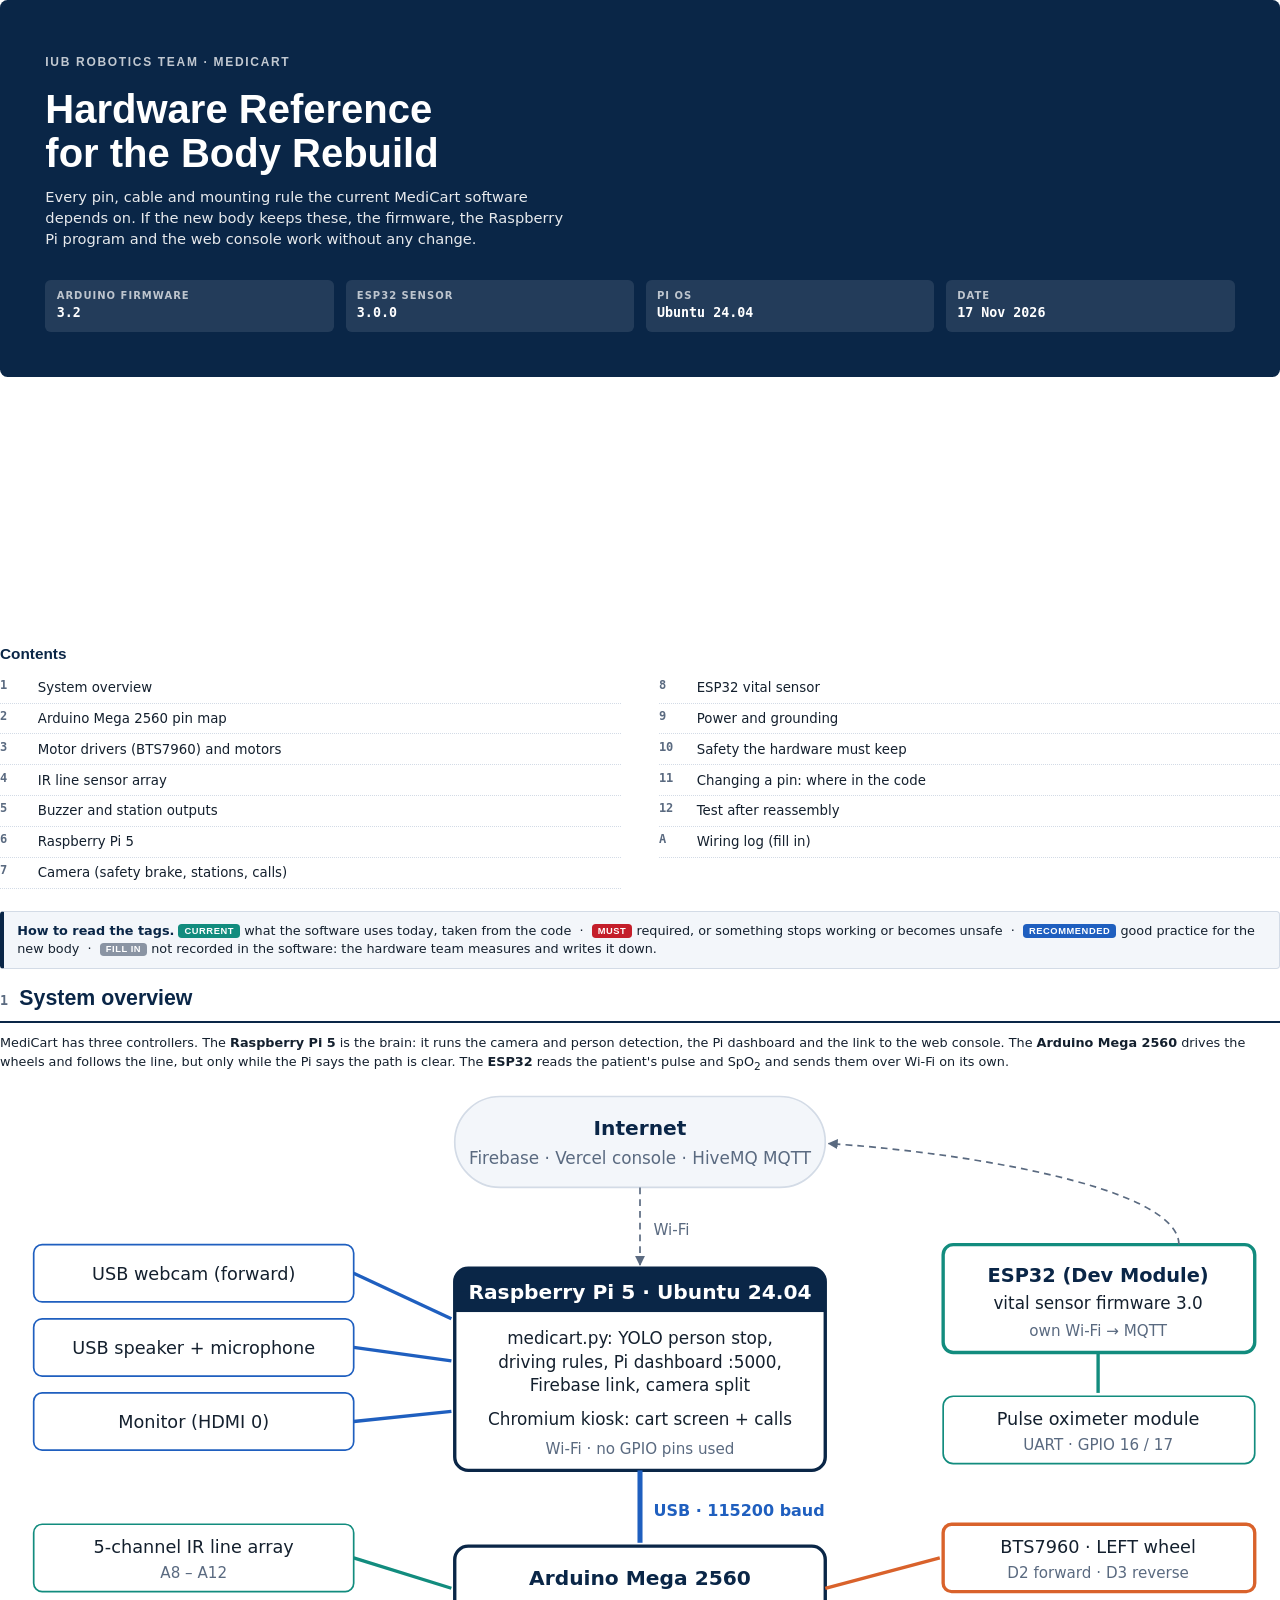
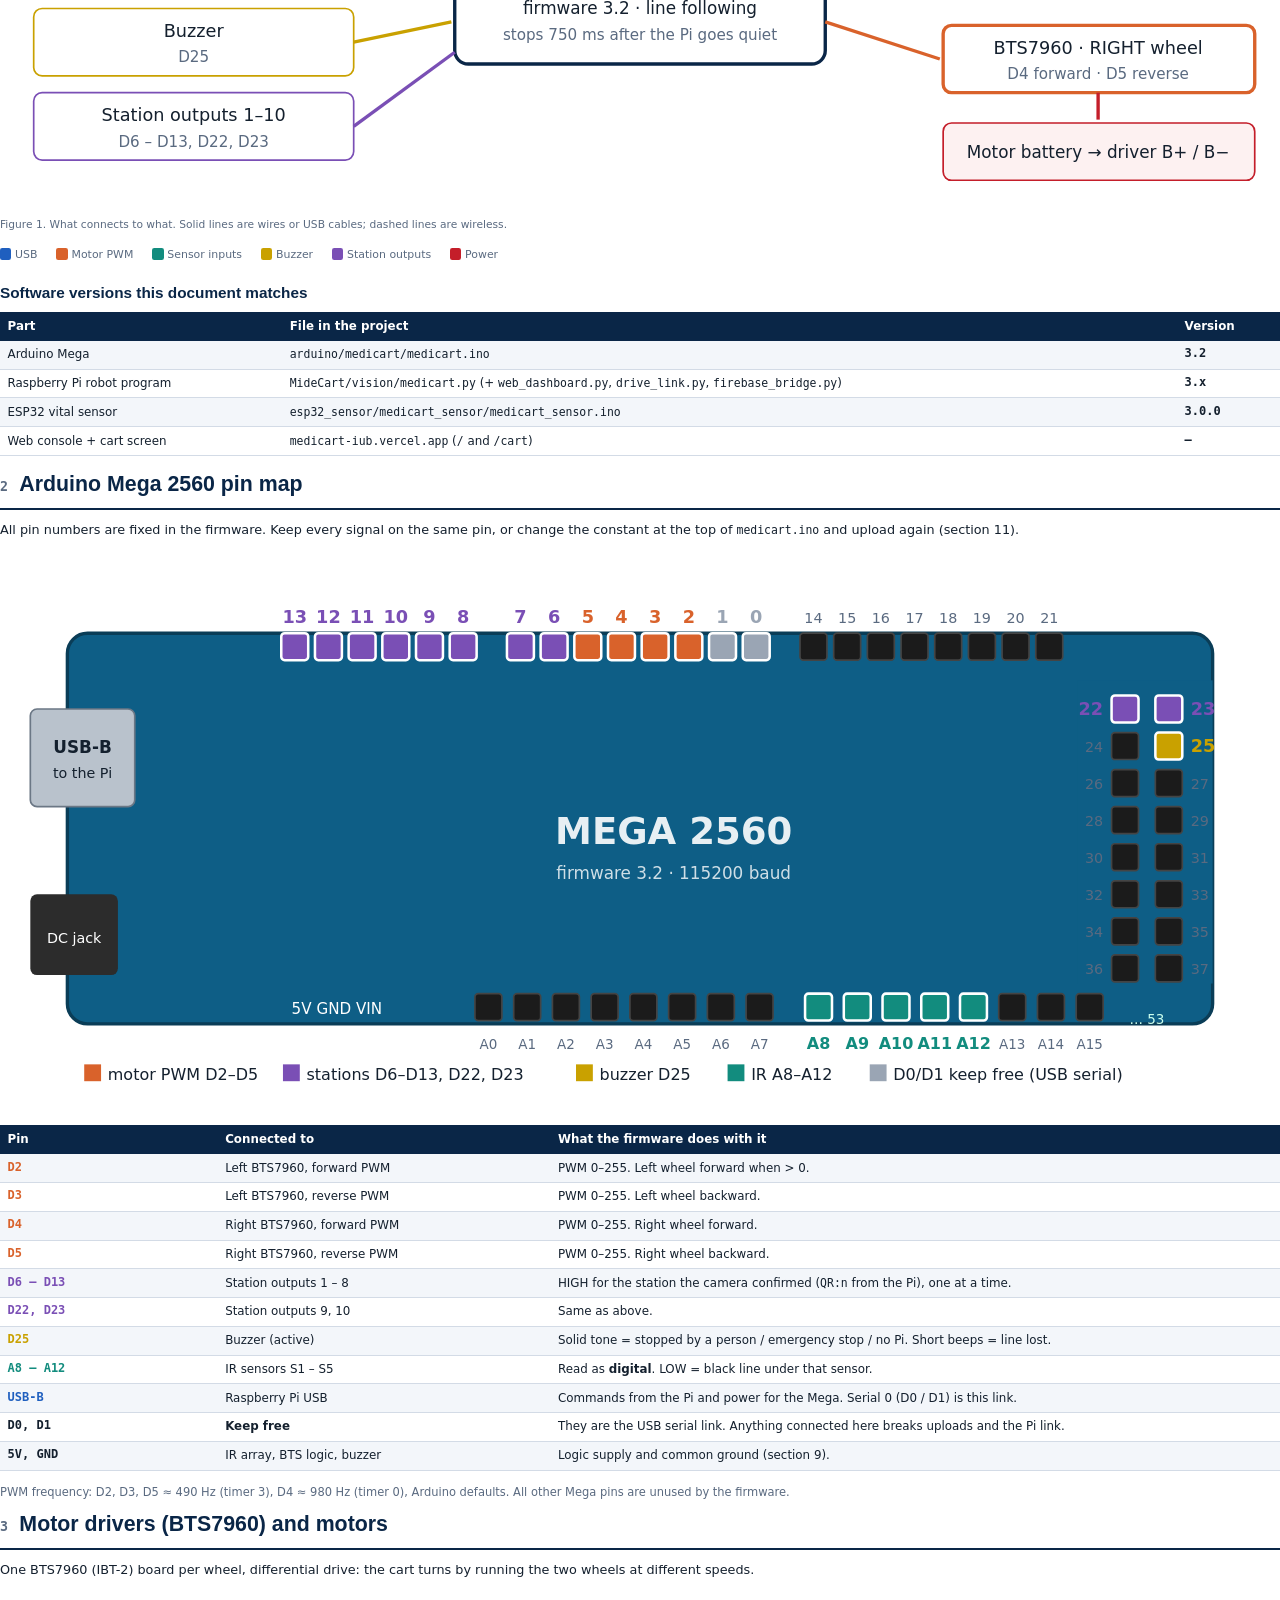
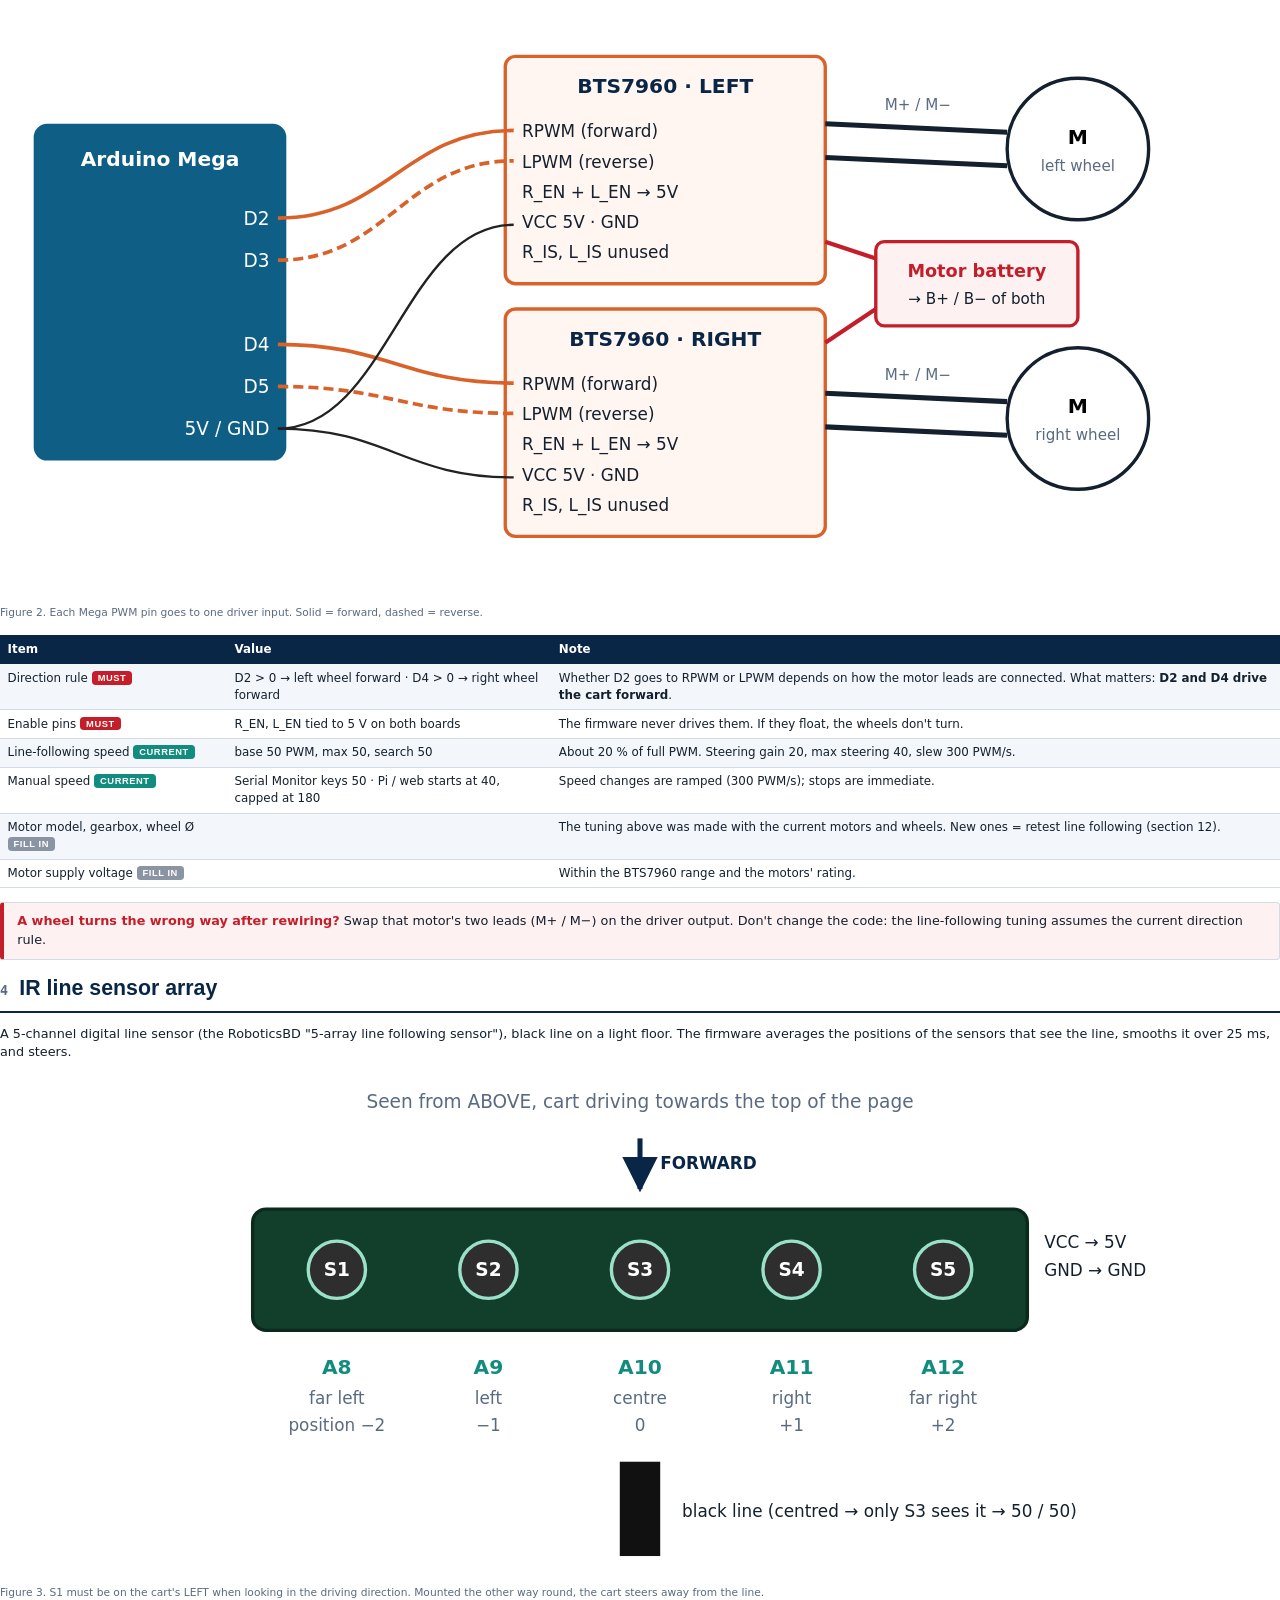
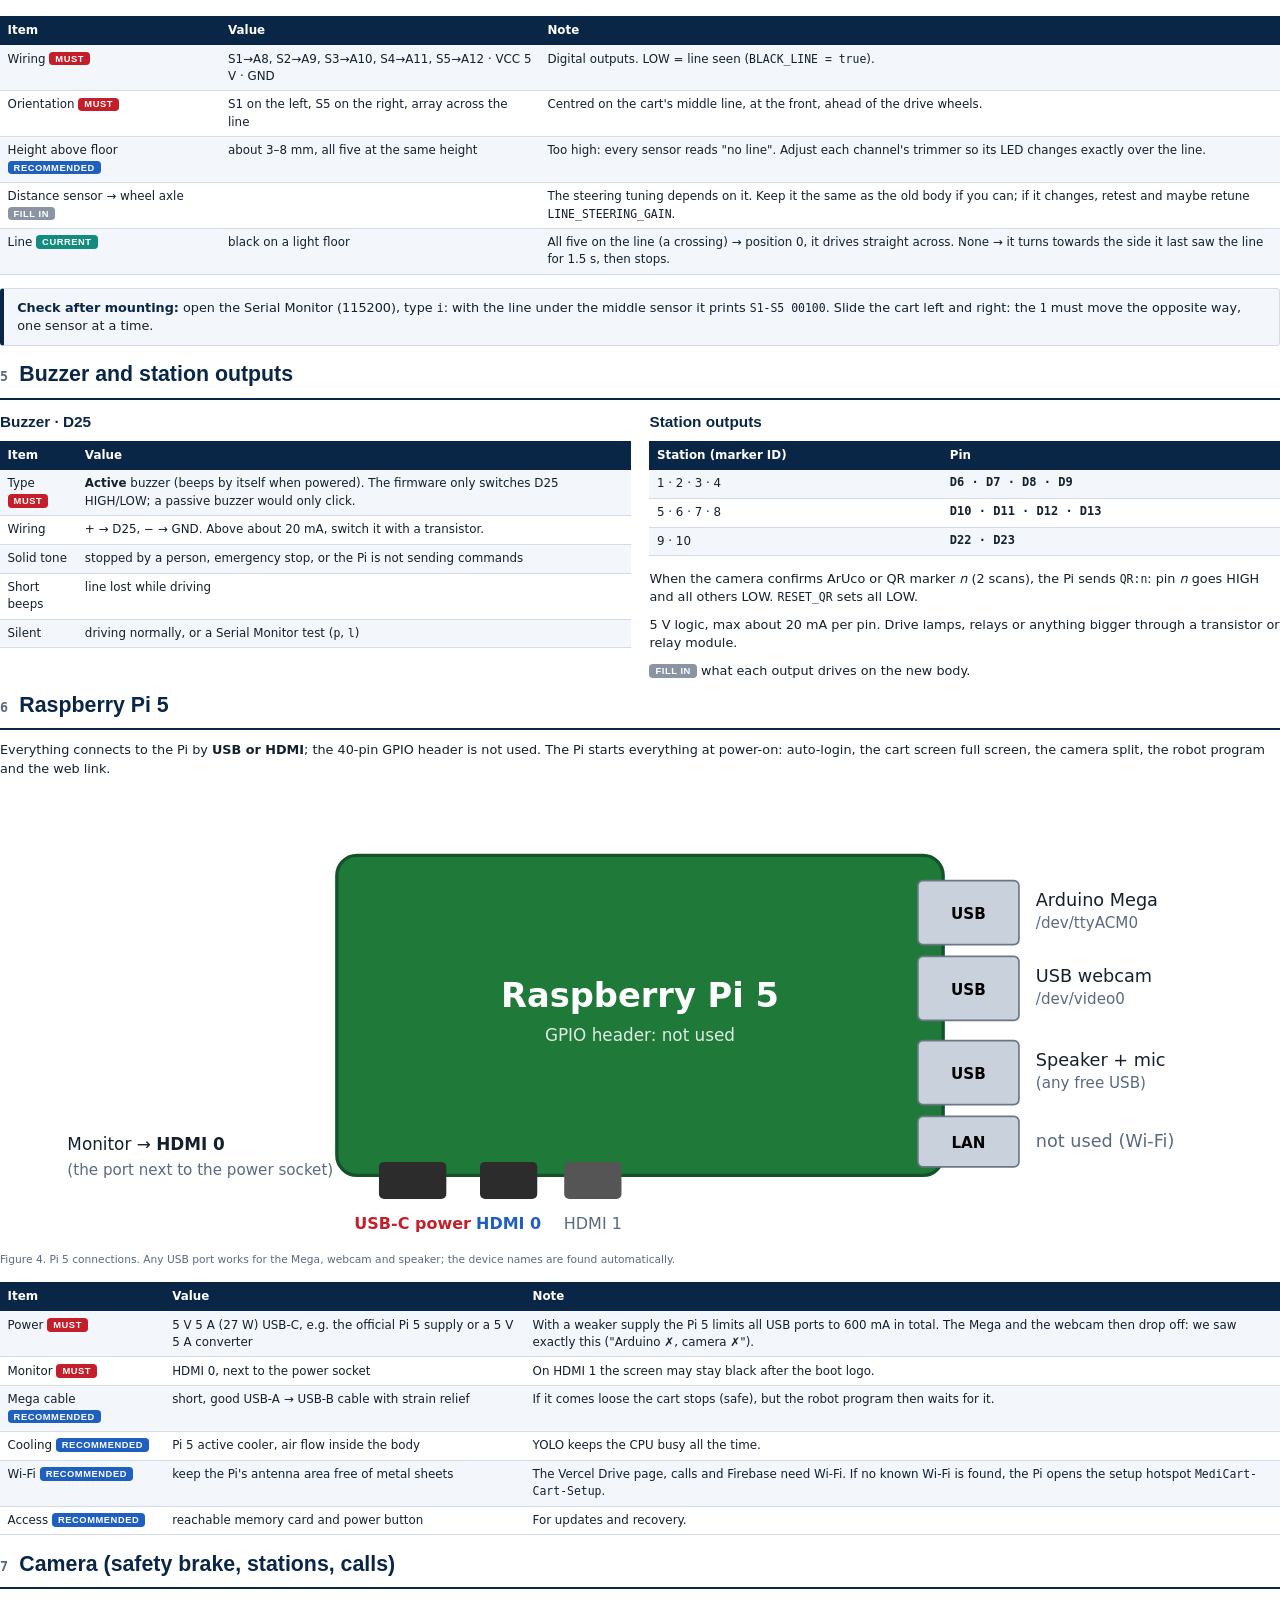
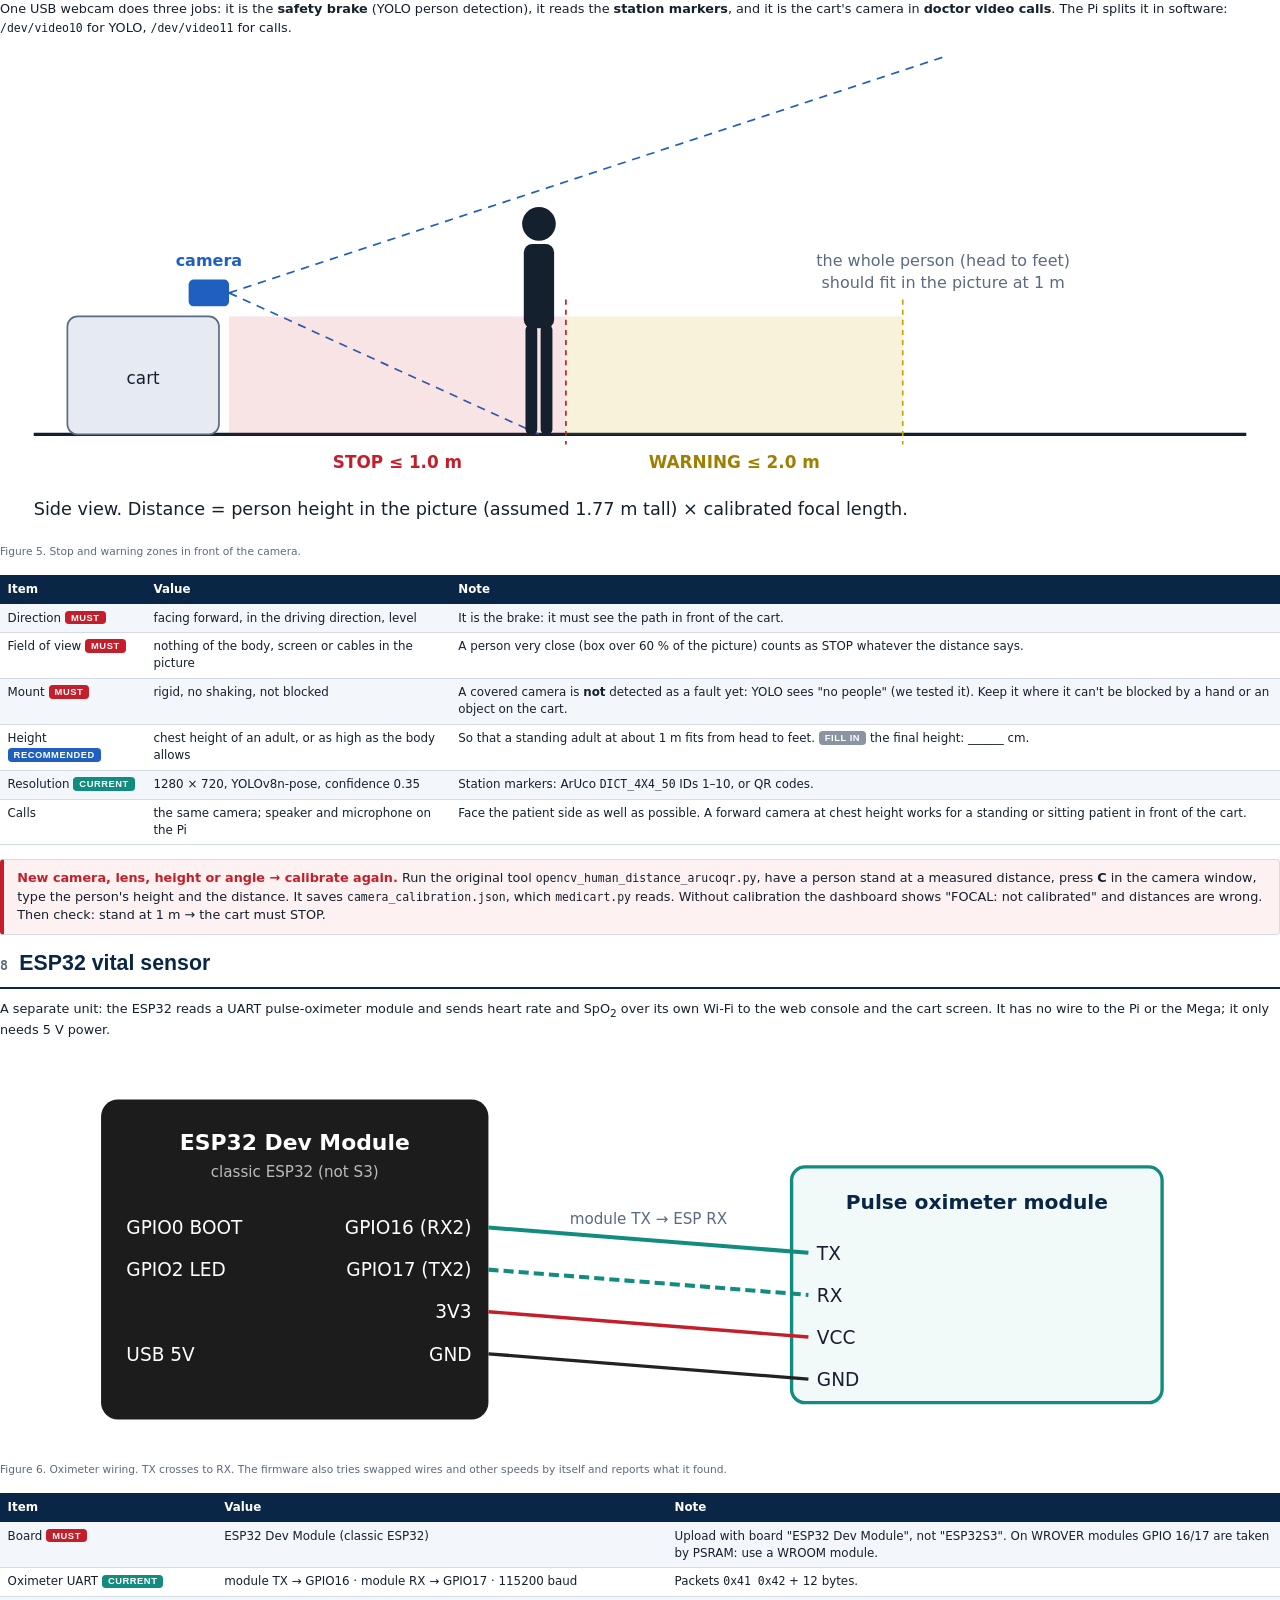
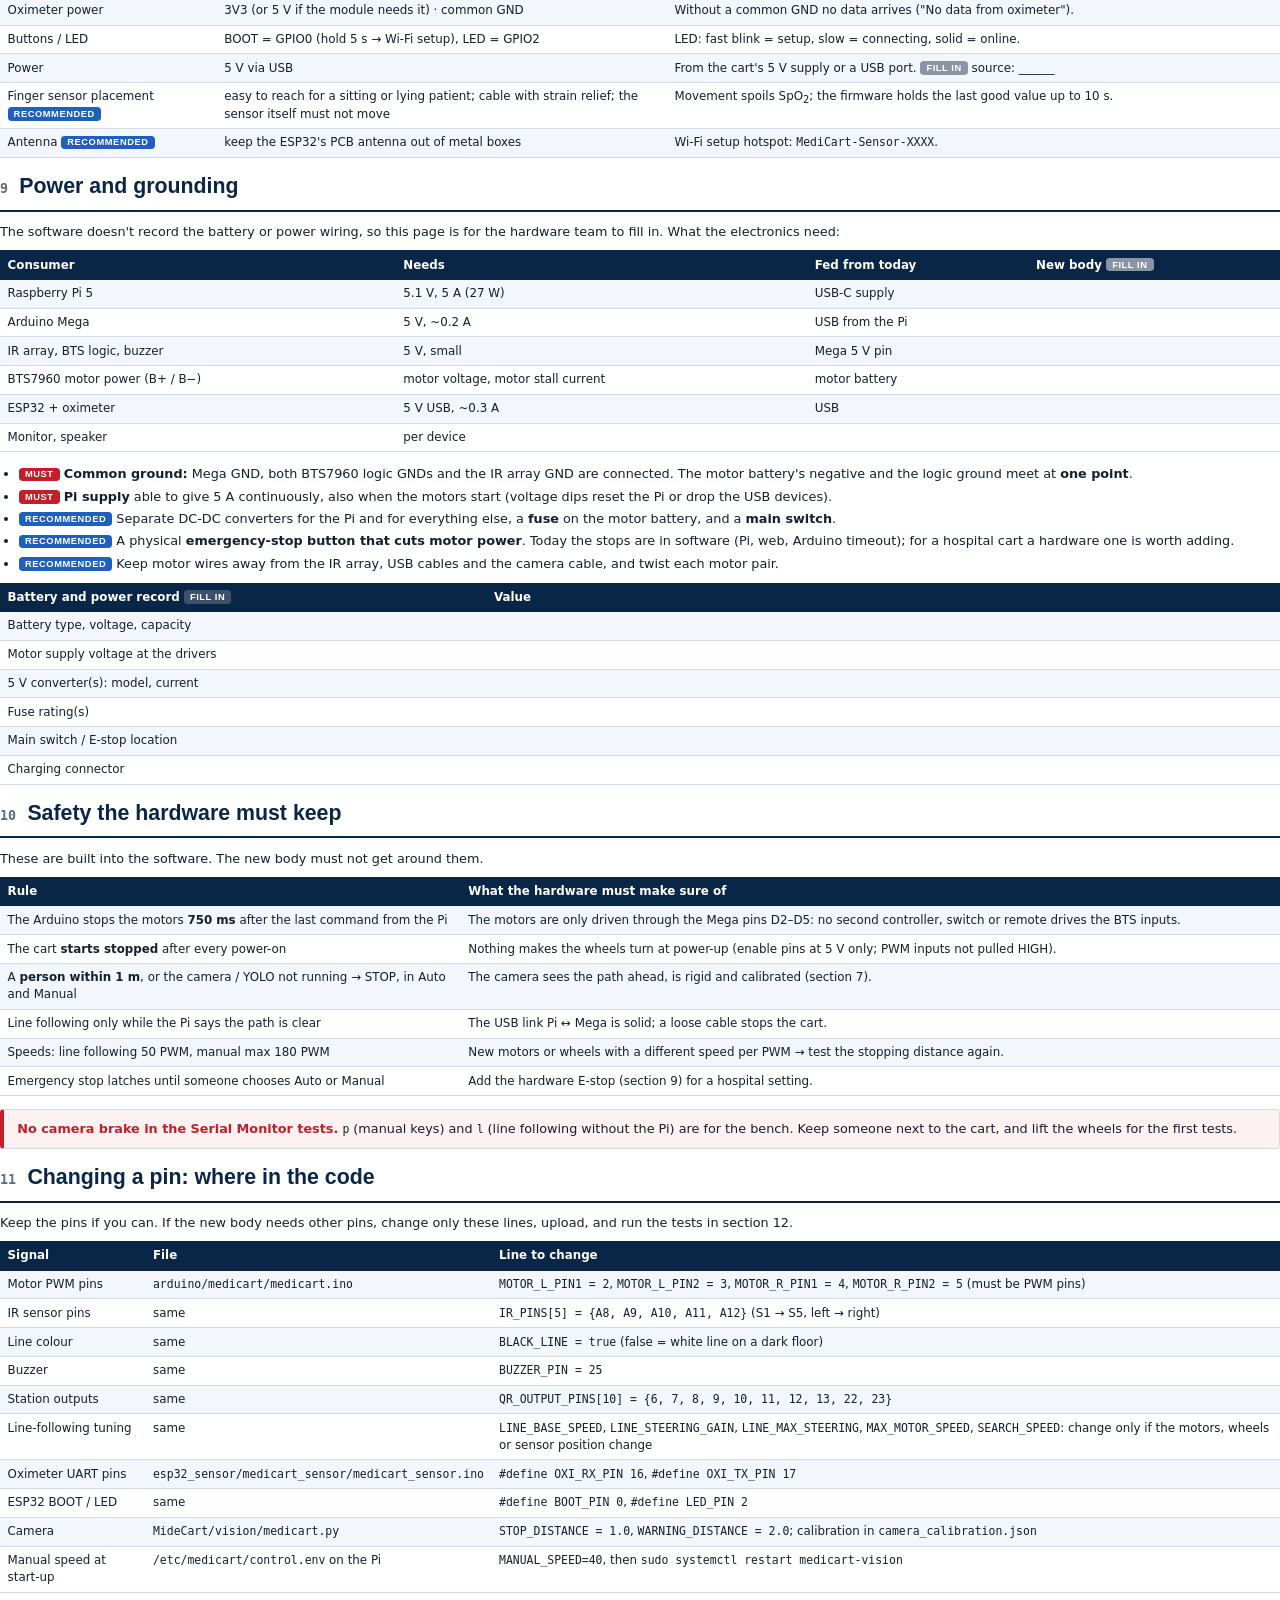
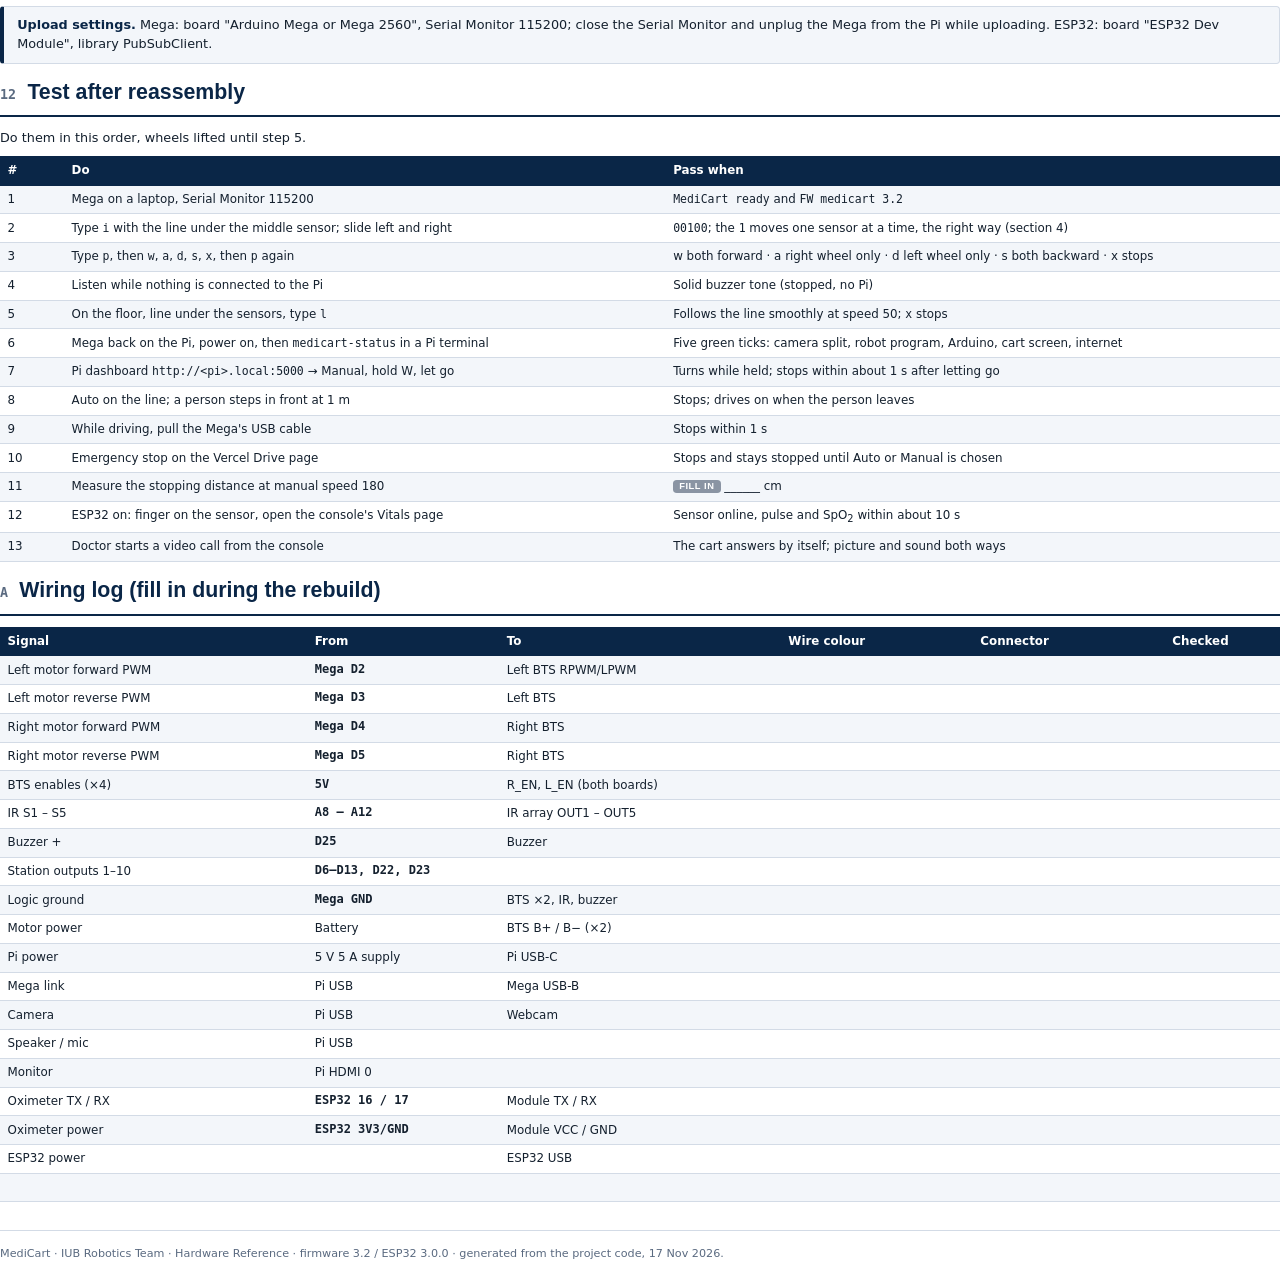
<file: docs/hardware_reference.html>
<!doctype html>
<html lang="en">
<head>
<meta charset="utf-8">
<title>MediCart Hardware Reference</title>
<style>
  @page { size: A4; margin: 16mm 15mm 18mm 15mm; }
  :root {
    --navy: #0A2647; --ink: #14202E; --muted: #5A6A80; --line: #D3DBE6; --soft: #F3F6FA;
    --motor: #D9622B; --sensor: #128C7E; --out: #7A4FB5; --buzz: #C9A100; --usb: #1F5FBF; --pwr: #C41E2A; --gnd: #222;
  }
  * { box-sizing: border-box; }
  html, body { margin: 0; background: #fff; color: var(--ink); font: 9.6pt/1.45 Inter, "DejaVu Sans", sans-serif; }
  h1, h2, h3 { font-family: "Inter Display", Inter, sans-serif; color: var(--navy); text-wrap: balance; }
  h2 { font-size: 16pt; margin: 0 0 3mm; padding-bottom: 2mm; border-bottom: 2px solid var(--navy); display: flex; gap: 3mm; align-items: baseline; }
  h2 .n { font: 600 10pt "DejaVu Sans Mono", monospace; color: var(--muted); }
  h3 { font-size: 11.5pt; margin: 5mm 0 2mm; }
  p { margin: 0 0 2.4mm; }
  .page { page-break-after: always; }
  .page:last-child { page-break-after: auto; }
  code, .mono { font-family: "DejaVu Sans Mono", monospace; font-size: 8.6pt; }
  table { width: 100%; border-collapse: collapse; margin: 1.5mm 0 3.5mm; font-size: 8.9pt; page-break-inside: avoid; }
  th { text-align: left; background: var(--navy); color: #fff; font-weight: 600; padding: 1.6mm 2mm; }
  td { padding: 1.4mm 2mm; border-bottom: 1px solid var(--line); vertical-align: top; }
  tr:nth-child(even) td { background: var(--soft); }
  td.pin { font: 700 9pt "DejaVu Sans Mono", monospace; white-space: nowrap; }
  .tag { display: inline-block; font: 700 7pt Inter, sans-serif; letter-spacing: .06em; text-transform: uppercase; padding: .5mm 1.6mm; border-radius: 1mm; color: #fff; vertical-align: 1px; }
  .t-now { background: var(--sensor); } .t-rec { background: var(--usb); } .t-fill { background: #8A94A3; } .t-must { background: var(--pwr); }
  .box { border: 1px solid var(--line); border-left: 4px solid var(--navy); background: var(--soft); padding: 2.5mm 3.5mm; margin: 2mm 0 3.5mm; border-radius: 1mm; page-break-inside: avoid; }
  .box.warn { border-left-color: var(--pwr); background: #FDF1F1; }
  .box.ok { border-left-color: var(--sensor); background: #EEF8F6; }
  .box b:first-child { color: var(--navy); }
  .box.warn b:first-child { color: var(--pwr); }
  ul, ol { margin: 0 0 2.5mm; padding-left: 5mm; }
  li { margin: 0 0 1mm; }
  figure { margin: 2mm 0 4mm; page-break-inside: avoid; }
  figcaption { font-size: 8pt; color: var(--muted); margin-top: 1mm; }
  svg text { font-family: Inter, "DejaVu Sans", sans-serif; }
  .sw { display: inline-block; width: 3mm; height: 3mm; border-radius: .6mm; vertical-align: -.4mm; margin-right: 1mm; }
  .legend { display: flex; flex-wrap: wrap; gap: 1.5mm 5mm; font-size: 8.2pt; color: var(--muted); margin: 1mm 0 3mm; }
  .two { display: grid; grid-template-columns: 1fr 1fr; gap: 5mm; }
  .fill td { height: 7.5mm; }
  /* cover */
  .cover { height: 260mm; display: flex; flex-direction: column; justify-content: space-between; page-break-after: always; }
  .cover .band { background: var(--navy); color: #fff; padding: 14mm 12mm 12mm; border-radius: 2mm; }
  .cover .band small { font: 600 9pt Inter, sans-serif; letter-spacing: .14em; text-transform: uppercase; opacity: .75; }
  .cover h1 { color: #fff; font-size: 30pt; line-height: 1.1; margin: 4mm 0 3mm; }
  .cover .band p { font-size: 11pt; opacity: .9; max-width: 140mm; }
  .meta { display: grid; grid-template-columns: repeat(4, 1fr); gap: 3mm; margin-top: 8mm; }
  .meta div { background: rgba(255,255,255,.1); border-radius: 1.5mm; padding: 2.5mm 3mm; }
  .meta b { display: block; font-size: 7.5pt; letter-spacing: .1em; text-transform: uppercase; opacity: .7; font-weight: 600; }
  .meta span { font: 600 10pt "DejaVu Sans Mono", monospace; }
  .toc { columns: 2; column-gap: 10mm; font-size: 10pt; }
  .toc div { display: flex; gap: 3mm; padding: 1.4mm 0; border-bottom: 1px dotted var(--line); break-inside: avoid; }
  .toc .n { font: 600 9pt "DejaVu Sans Mono", monospace; color: var(--muted); width: 7mm; }
</style>
</head>
<body>

<!-- ═════════════════════════ COVER ═════════════════════════ -->
<section class="cover">
  <div class="band">
    <small>IUB Robotics Team · MediCart</small>
    <h1>Hardware Reference<br>for the Body Rebuild</h1>
    <p>Every pin, cable and mounting rule the current MediCart software depends on. If the new body keeps these, the firmware, the Raspberry Pi program and the web console work without any change.</p>
    <div class="meta">
      <div><b>Arduino firmware</b><span>3.2</span></div>
      <div><b>ESP32 sensor</b><span>3.0.0</span></div>
      <div><b>Pi OS</b><span>Ubuntu 24.04</span></div>
      <div><b>Date</b><span>17 Nov 2026</span></div>
    </div>
  </div>

  <div>
    <h3 style="margin-top:0">Contents</h3>
    <div class="toc">
      <div><span class="n">1</span>System overview</div>
      <div><span class="n">2</span>Arduino Mega 2560 pin map</div>
      <div><span class="n">3</span>Motor drivers (BTS7960) and motors</div>
      <div><span class="n">4</span>IR line sensor array</div>
      <div><span class="n">5</span>Buzzer and station outputs</div>
      <div><span class="n">6</span>Raspberry Pi 5</div>
      <div><span class="n">7</span>Camera (safety brake, stations, calls)</div>
      <div><span class="n">8</span>ESP32 vital sensor</div>
      <div><span class="n">9</span>Power and grounding</div>
      <div><span class="n">10</span>Safety the hardware must keep</div>
      <div><span class="n">11</span>Changing a pin: where in the code</div>
      <div><span class="n">12</span>Test after reassembly</div>
      <div><span class="n">A</span>Wiring log (fill in)</div>
    </div>
    <div class="box" style="margin-top:6mm">
      <b>How to read the tags.</b>
      <span class="tag t-now">Current</span> what the software uses today, taken from the code &nbsp;·&nbsp;
      <span class="tag t-must">Must</span> required, or something stops working or becomes unsafe &nbsp;·&nbsp;
      <span class="tag t-rec">Recommended</span> good practice for the new body &nbsp;·&nbsp;
      <span class="tag t-fill">Fill in</span> not recorded in the software: the hardware team measures and writes it down.
    </div>
  </div>
</section>

<!-- ═════════════════════════ 1 OVERVIEW ═════════════════════════ -->
<section class="page">
  <h2><span class="n">1</span>System overview</h2>
  <p>MediCart has three controllers. The <b>Raspberry Pi 5</b> is the brain: it runs the camera and person detection, the Pi dashboard and the link to the web console. The <b>Arduino Mega 2560</b> drives the wheels and follows the line, but only while the Pi says the path is clear. The <b>ESP32</b> reads the patient's pulse and SpO<sub>2</sub> and sends them over Wi-Fi on its own.</p>

  <figure>
  <svg viewBox="0 0 760 430" width="100%">
    <defs>
      <marker id="ar" viewBox="0 0 10 10" refX="9" refY="5" markerWidth="6" markerHeight="6" orient="auto"><path d="M0,0 L10,5 L0,10 z" fill="#5A6A80"/></marker>
    </defs>
    <!-- cloud -->
    <rect x="270" y="8" width="220" height="54" rx="27" fill="#F3F6FA" stroke="#D3DBE6"/>
    <text x="380" y="31" text-anchor="middle" font-size="12" font-weight="700" fill="#0A2647">Internet</text>
    <text x="380" y="48" text-anchor="middle" font-size="10" fill="#5A6A80">Firebase · Vercel console · HiveMQ MQTT</text>
    <!-- Pi -->
    <rect x="270" y="110" width="220" height="120" rx="8" fill="#fff" stroke="#0A2647" stroke-width="2"/>
    <rect x="270" y="110" width="220" height="26" rx="8" fill="#0A2647"/><rect x="270" y="124" width="220" height="12" fill="#0A2647"/>
    <text x="380" y="128" text-anchor="middle" font-size="12" font-weight="700" fill="#fff">Raspberry Pi 5 · Ubuntu 24.04</text>
    <text x="380" y="155" text-anchor="middle" font-size="10" fill="#14202E">medicart.py: YOLO person stop,</text>
    <text x="380" y="169" text-anchor="middle" font-size="10" fill="#14202E">driving rules, Pi dashboard :5000,</text>
    <text x="380" y="183" text-anchor="middle" font-size="10" fill="#14202E">Firebase link, camera split</text>
    <text x="380" y="203" text-anchor="middle" font-size="10" fill="#14202E">Chromium kiosk: cart screen + calls</text>
    <text x="380" y="220" text-anchor="middle" font-size="9" fill="#5A6A80">Wi-Fi · no GPIO pins used</text>
    <line x1="380" y1="62" x2="380" y2="108" stroke="#5A6A80" stroke-dasharray="4 3" marker-end="url(#ar)"/>
    <text x="388" y="90" font-size="9" fill="#5A6A80">Wi-Fi</text>
    <!-- peripherals of Pi -->
    <rect x="20" y="96" width="190" height="34" rx="5" fill="#fff" stroke="#1F5FBF"/><text x="115" y="117" text-anchor="middle" font-size="10.5" fill="#14202E">USB webcam (forward)</text>
    <rect x="20" y="140" width="190" height="34" rx="5" fill="#fff" stroke="#1F5FBF"/><text x="115" y="161" text-anchor="middle" font-size="10.5" fill="#14202E">USB speaker + microphone</text>
    <rect x="20" y="184" width="190" height="34" rx="5" fill="#fff" stroke="#1F5FBF"/><text x="115" y="205" text-anchor="middle" font-size="10.5" fill="#14202E">Monitor (HDMI 0)</text>
    <line x1="210" y1="113" x2="268" y2="140" stroke="#1F5FBF" stroke-width="2"/>
    <line x1="210" y1="157" x2="268" y2="165" stroke="#1F5FBF" stroke-width="2"/>
    <line x1="210" y1="201" x2="268" y2="195" stroke="#1F5FBF" stroke-width="2"/>
    <!-- ESP32 -->
    <rect x="560" y="96" width="185" height="64" rx="6" fill="#fff" stroke="#128C7E" stroke-width="2"/>
    <text x="652" y="118" text-anchor="middle" font-size="11.5" font-weight="700" fill="#0A2647">ESP32 (Dev Module)</text>
    <text x="652" y="134" text-anchor="middle" font-size="10" fill="#14202E">vital sensor firmware 3.0</text>
    <text x="652" y="150" text-anchor="middle" font-size="9" fill="#5A6A80">own Wi-Fi → MQTT</text>
    <rect x="560" y="186" width="185" height="40" rx="6" fill="#fff" stroke="#128C7E"/>
    <text x="652" y="203" text-anchor="middle" font-size="10.5" fill="#14202E">Pulse oximeter module</text>
    <text x="652" y="218" text-anchor="middle" font-size="9" fill="#5A6A80">UART · GPIO 16 / 17</text>
    <line x1="652" y1="160" x2="652" y2="184" stroke="#128C7E" stroke-width="2"/>
    <path d="M700,96 C700,60 560,40 492,36" fill="none" stroke="#5A6A80" stroke-dasharray="4 3" marker-end="url(#ar)"/>
    <!-- Mega -->
    <rect x="270" y="275" width="220" height="70" rx="8" fill="#fff" stroke="#0A2647" stroke-width="2"/>
    <text x="380" y="298" text-anchor="middle" font-size="12" font-weight="700" fill="#0A2647">Arduino Mega 2560</text>
    <text x="380" y="315" text-anchor="middle" font-size="10" fill="#14202E">firmware 3.2 · line following</text>
    <text x="380" y="331" text-anchor="middle" font-size="9" fill="#5A6A80">stops 750 ms after the Pi goes quiet</text>
    <line x1="380" y1="230" x2="380" y2="273" stroke="#1F5FBF" stroke-width="3"/>
    <text x="388" y="257" font-size="9.5" fill="#1F5FBF" font-weight="700">USB · 115200 baud</text>
    <!-- Mega peripherals -->
    <rect x="20" y="262" width="190" height="40" rx="5" fill="#fff" stroke="#128C7E"/><text x="115" y="279" text-anchor="middle" font-size="10.5" fill="#14202E">5-channel IR line array</text><text x="115" y="294" text-anchor="middle" font-size="9" fill="#5A6A80">A8 – A12</text>
    <line x1="210" y1="282" x2="268" y2="300" stroke="#128C7E" stroke-width="2"/>
    <rect x="20" y="312" width="190" height="40" rx="5" fill="#fff" stroke="#C9A100"/><text x="115" y="329" text-anchor="middle" font-size="10.5" fill="#14202E">Buzzer</text><text x="115" y="344" text-anchor="middle" font-size="9" fill="#5A6A80">D25</text>
    <line x1="210" y1="332" x2="268" y2="320" stroke="#C9A100" stroke-width="2"/>
    <rect x="20" y="362" width="190" height="40" rx="5" fill="#fff" stroke="#7A4FB5"/><text x="115" y="379" text-anchor="middle" font-size="10.5" fill="#14202E">Station outputs 1–10</text><text x="115" y="394" text-anchor="middle" font-size="9" fill="#5A6A80">D6 – D13, D22, D23</text>
    <line x1="210" y1="382" x2="270" y2="338" stroke="#7A4FB5" stroke-width="2"/>
    <!-- BTS -->
    <rect x="560" y="262" width="185" height="40" rx="5" fill="#fff" stroke="#D9622B" stroke-width="2"/><text x="652" y="279" text-anchor="middle" font-size="10.5" fill="#14202E">BTS7960 · LEFT wheel</text><text x="652" y="294" text-anchor="middle" font-size="9" fill="#5A6A80">D2 forward · D3 reverse</text>
    <rect x="560" y="322" width="185" height="40" rx="5" fill="#fff" stroke="#D9622B" stroke-width="2"/><text x="652" y="339" text-anchor="middle" font-size="10.5" fill="#14202E">BTS7960 · RIGHT wheel</text><text x="652" y="354" text-anchor="middle" font-size="9" fill="#5A6A80">D4 forward · D5 reverse</text>
    <line x1="490" y1="300" x2="558" y2="282" stroke="#D9622B" stroke-width="2"/>
    <line x1="490" y1="320" x2="558" y2="342" stroke="#D9622B" stroke-width="2"/>
    <rect x="560" y="380" width="185" height="34" rx="5" fill="#FDF1F1" stroke="#C41E2A"/><text x="652" y="401" text-anchor="middle" font-size="10" fill="#14202E">Motor battery → driver B+ / B−</text>
    <line x1="652" y1="362" x2="652" y2="378" stroke="#C41E2A" stroke-width="2"/>
  </svg>
  <figcaption>Figure 1. What connects to what. Solid lines are wires or USB cables; dashed lines are wireless.</figcaption>
  </figure>

  <div class="legend">
    <span><i class="sw" style="background:var(--usb)"></i>USB</span>
    <span><i class="sw" style="background:var(--motor)"></i>Motor PWM</span>
    <span><i class="sw" style="background:var(--sensor)"></i>Sensor inputs</span>
    <span><i class="sw" style="background:var(--buzz)"></i>Buzzer</span>
    <span><i class="sw" style="background:var(--out)"></i>Station outputs</span>
    <span><i class="sw" style="background:var(--pwr)"></i>Power</span>
  </div>

  <h3>Software versions this document matches</h3>
  <table>
    <tr><th>Part</th><th>File in the project</th><th>Version</th></tr>
    <tr><td>Arduino Mega</td><td><code>arduino/medicart/medicart.ino</code></td><td class="pin">3.2</td></tr>
    <tr><td>Raspberry Pi robot program</td><td><code>MideCart/vision/medicart.py</code> (+ <code>web_dashboard.py</code>, <code>drive_link.py</code>, <code>firebase_bridge.py</code>)</td><td class="pin">3.x</td></tr>
    <tr><td>ESP32 vital sensor</td><td><code>esp32_sensor/medicart_sensor/medicart_sensor.ino</code></td><td class="pin">3.0.0</td></tr>
    <tr><td>Web console + cart screen</td><td><code>medicart-iub.vercel.app</code> (<code>/</code> and <code>/cart</code>)</td><td class="pin">—</td></tr>
  </table>
</section>

<!-- ═════════════════════════ 2 MEGA PIN MAP ═════════════════════════ -->
<section class="page">
  <h2><span class="n">2</span>Arduino Mega 2560 pin map</h2>
  <p>All pin numbers are fixed in the firmware. Keep every signal on the same pin, or change the constant at the top of <code>medicart.ino</code> and upload again (section 11).</p>

  <figure>
  <svg viewBox="0 0 760 330" width="100%" overflow="visible">
    <rect x="40" y="50" width="680" height="232" rx="12" fill="#0E5E86" stroke="#0A3D57" stroke-width="2"/>
    <rect x="640" y="78" width="80" height="180" fill="#0E5E86"/>
    <rect x="18" y="95" width="62" height="58" rx="4" fill="#B9C2CC" stroke="#6B7785"/><text x="49" y="121" text-anchor="middle" font-size="10" font-weight="700" fill="#14202E">USB-B</text>
    <text x="49" y="136" text-anchor="middle" font-size="8.5" fill="#14202E">to the Pi</text>
    <rect x="18" y="205" width="52" height="48" rx="4" fill="#2C2C2C"/><text x="44" y="234" text-anchor="middle" font-size="8.5" fill="#fff">DC jack</text>
    <text x="400" y="175" text-anchor="middle" font-size="22" font-weight="800" fill="#fff" opacity=".9">MEGA 2560</text>
    <text x="400" y="196" text-anchor="middle" font-size="10" fill="#fff" opacity=".8">firmware 3.2 · 115200 baud</text>
    <!-- top header: PWM/digital 13..0 -->
    <g font-size="9" text-anchor="middle" font-family="DejaVu Sans Mono, monospace">
      <!-- generated pins -->
      <g id="top"></g>
    </g>
  </svg>
  </figure>

  <table>
    <tr><th style="width:17%">Pin</th><th style="width:26%">Connected to</th><th>What the firmware does with it</th></tr>
    <tr><td class="pin" style="color:var(--motor)">D2</td><td>Left BTS7960, forward PWM</td><td>PWM 0–255. Left wheel forward when &gt; 0.</td></tr>
    <tr><td class="pin" style="color:var(--motor)">D3</td><td>Left BTS7960, reverse PWM</td><td>PWM 0–255. Left wheel backward.</td></tr>
    <tr><td class="pin" style="color:var(--motor)">D4</td><td>Right BTS7960, forward PWM</td><td>PWM 0–255. Right wheel forward.</td></tr>
    <tr><td class="pin" style="color:var(--motor)">D5</td><td>Right BTS7960, reverse PWM</td><td>PWM 0–255. Right wheel backward.</td></tr>
    <tr><td class="pin" style="color:var(--out)">D6 – D13</td><td>Station outputs 1 – 8</td><td>HIGH for the station the camera confirmed (<code>QR:n</code> from the Pi), one at a time.</td></tr>
    <tr><td class="pin" style="color:var(--out)">D22, D23</td><td>Station outputs 9, 10</td><td>Same as above.</td></tr>
    <tr><td class="pin" style="color:var(--buzz)">D25</td><td>Buzzer (active)</td><td>Solid tone = stopped by a person / emergency stop / no Pi. Short beeps = line lost.</td></tr>
    <tr><td class="pin" style="color:var(--sensor)">A8 – A12</td><td>IR sensors S1 – S5</td><td>Read as <b>digital</b>. LOW = black line under that sensor.</td></tr>
    <tr><td class="pin" style="color:var(--usb)">USB-B</td><td>Raspberry Pi USB</td><td>Commands from the Pi and power for the Mega. Serial 0 (D0 / D1) is this link.</td></tr>
    <tr><td class="pin">D0, D1</td><td><b>Keep free</b></td><td>They are the USB serial link. Anything connected here breaks uploads and the Pi link.</td></tr>
    <tr><td class="pin">5V, GND</td><td>IR array, BTS logic, buzzer</td><td>Logic supply and common ground (section 9).</td></tr>
  </table>
  <p style="font-size:8.6pt;color:var(--muted)">PWM frequency: D2, D3, D5 ≈ 490 Hz (timer 3), D4 ≈ 980 Hz (timer 0), Arduino defaults. All other Mega pins are unused by the firmware.</p>
</section>

<!-- ═════════════════════════ 3 MOTORS ═════════════════════════ -->
<section class="page">
  <h2><span class="n">3</span>Motor drivers (BTS7960) and motors</h2>
  <p>One BTS7960 (IBT-2) board per wheel, differential drive: the cart turns by running the two wheels at different speeds.</p>

  <figure>
  <svg viewBox="0 0 760 360" width="100%">
    <!-- Mega -->
    <rect x="20" y="80" width="150" height="200" rx="8" fill="#0E5E86"/>
    <text x="95" y="105" text-anchor="middle" font-size="12" font-weight="700" fill="#fff">Arduino Mega</text>
    <g font-family="DejaVu Sans Mono, monospace" font-size="11" fill="#fff">
      <text x="160" y="140" text-anchor="end">D2</text><text x="160" y="165" text-anchor="end">D3</text>
      <text x="160" y="215" text-anchor="end">D4</text><text x="160" y="240" text-anchor="end">D5</text>
      <text x="160" y="265" text-anchor="end">5V / GND</text>
    </g>
    <!-- left driver -->
    <rect x="300" y="40" width="190" height="135" rx="6" fill="#FFF6F1" stroke="#D9622B" stroke-width="2"/>
    <text x="395" y="62" text-anchor="middle" font-size="12" font-weight="700" fill="#0A2647">BTS7960 · LEFT</text>
    <g font-family="DejaVu Sans Mono, monospace" font-size="10" fill="#14202E">
      <text x="310" y="88">RPWM  (forward)</text><text x="310" y="106">LPWM  (reverse)</text>
      <text x="310" y="124">R_EN + L_EN → 5V</text><text x="310" y="142">VCC 5V · GND</text><text x="310" y="160">R_IS, L_IS  unused</text>
    </g>
    <!-- right driver -->
    <rect x="300" y="190" width="190" height="135" rx="6" fill="#FFF6F1" stroke="#D9622B" stroke-width="2"/>
    <text x="395" y="212" text-anchor="middle" font-size="12" font-weight="700" fill="#0A2647">BTS7960 · RIGHT</text>
    <g font-family="DejaVu Sans Mono, monospace" font-size="10" fill="#14202E">
      <text x="310" y="238">RPWM  (forward)</text><text x="310" y="256">LPWM  (reverse)</text>
      <text x="310" y="274">R_EN + L_EN → 5V</text><text x="310" y="292">VCC 5V · GND</text><text x="310" y="310">R_IS, L_IS  unused</text>
    </g>
    <path d="M165,136 C230,136 240,84 305,84" fill="none" stroke="#D9622B" stroke-width="2.2"/>
    <path d="M165,161 C230,161 240,102 305,102" fill="none" stroke="#D9622B" stroke-width="2.2" stroke-dasharray="6 3"/>
    <path d="M165,211 C230,211 240,234 305,234" fill="none" stroke="#D9622B" stroke-width="2.2"/>
    <path d="M165,236 C230,236 240,252 305,252" fill="none" stroke="#D9622B" stroke-width="2.2" stroke-dasharray="6 3"/>
    <path d="M165,261 C230,261 240,140 305,140" fill="none" stroke="#222" stroke-width="1.4"/>
    <path d="M165,261 C230,261 240,290 305,290" fill="none" stroke="#222" stroke-width="1.4"/>
    <!-- motors -->
    <circle cx="640" cy="95" r="42" fill="#fff" stroke="#14202E" stroke-width="2"/><text x="640" y="92" text-anchor="middle" font-size="12" font-weight="700">M</text><text x="640" y="108" text-anchor="middle" font-size="9" fill="#5A6A80">left wheel</text>
    <circle cx="640" cy="255" r="42" fill="#fff" stroke="#14202E" stroke-width="2"/><text x="640" y="252" text-anchor="middle" font-size="12" font-weight="700">M</text><text x="640" y="268" text-anchor="middle" font-size="9" fill="#5A6A80">right wheel</text>
    <line x1="490" y1="80" x2="598" y2="85" stroke="#14202E" stroke-width="3"/><line x1="490" y1="100" x2="598" y2="105" stroke="#14202E" stroke-width="3"/>
    <text x="545" y="72" text-anchor="middle" font-size="9" fill="#5A6A80">M+ / M−</text>
    <line x1="490" y1="240" x2="598" y2="245" stroke="#14202E" stroke-width="3"/><line x1="490" y1="260" x2="598" y2="265" stroke="#14202E" stroke-width="3"/>
    <text x="545" y="232" text-anchor="middle" font-size="9" fill="#5A6A80">M+ / M−</text>
    <!-- battery -->
    <rect x="520" y="150" width="120" height="50" rx="5" fill="#FDF1F1" stroke="#C41E2A" stroke-width="2"/>
    <text x="580" y="171" text-anchor="middle" font-size="10.5" font-weight="700" fill="#C41E2A">Motor battery</text>
    <text x="580" y="187" text-anchor="middle" font-size="9" fill="#14202E">→ B+ / B− of both</text>
    <line x1="520" y1="160" x2="490" y2="150" stroke="#C41E2A" stroke-width="2.5"/><line x1="520" y1="190" x2="490" y2="210" stroke="#C41E2A" stroke-width="2.5"/>
  </svg>
  <figcaption>Figure 2. Each Mega PWM pin goes to one driver input. Solid = forward, dashed = reverse.</figcaption>
  </figure>

  <table>
    <tr><th>Item</th><th>Value</th><th>Note</th></tr>
    <tr><td>Direction rule <span class="tag t-must">Must</span></td><td>D2 &gt; 0 → left wheel forward · D4 &gt; 0 → right wheel forward</td><td>Whether D2 goes to RPWM or LPWM depends on how the motor leads are connected. What matters: <b>D2 and D4 drive the cart forward</b>.</td></tr>
    <tr><td>Enable pins <span class="tag t-must">Must</span></td><td>R_EN, L_EN tied to 5 V on both boards</td><td>The firmware never drives them. If they float, the wheels don't turn.</td></tr>
    <tr><td>Line-following speed <span class="tag t-now">Current</span></td><td>base 50 PWM, max 50, search 50</td><td>About 20 % of full PWM. Steering gain 20, max steering 40, slew 300 PWM/s.</td></tr>
    <tr><td>Manual speed <span class="tag t-now">Current</span></td><td>Serial Monitor keys 50 · Pi / web starts at 40, capped at 180</td><td>Speed changes are ramped (300 PWM/s); stops are immediate.</td></tr>
    <tr><td>Motor model, gearbox, wheel Ø <span class="tag t-fill">Fill in</span></td><td></td><td>The tuning above was made with the current motors and wheels. New ones = retest line following (section 12).</td></tr>
    <tr><td>Motor supply voltage <span class="tag t-fill">Fill in</span></td><td></td><td>Within the BTS7960 range and the motors' rating.</td></tr>
  </table>
  <div class="box warn"><b>A wheel turns the wrong way after rewiring?</b> Swap that motor's two leads (M+ / M−) on the driver output. Don't change the code: the line-following tuning assumes the current direction rule.</div>
</section>

<!-- ═════════════════════════ 4 IR ARRAY ═════════════════════════ -->
<section class="page">
  <h2><span class="n">4</span>IR line sensor array</h2>
  <p>A 5-channel digital line sensor (the RoboticsBD "5-array line following sensor"), black line on a light floor. The firmware averages the positions of the sensors that see the line, smooths it over 25 ms, and steers.</p>

  <figure>
  <svg viewBox="0 0 760 300" width="100%">
    <text x="380" y="22" text-anchor="middle" font-size="11" fill="#5A6A80">Seen from ABOVE, cart driving towards the top of the page</text>
    <path d="M380,40 L380,70" stroke="#0A2647" stroke-width="3" marker-end="url(#ar2)"/>
    <defs><marker id="ar2" viewBox="0 0 10 10" refX="9" refY="5" markerWidth="7" markerHeight="7" orient="auto"><path d="M0,0 L10,5 L0,10 z" fill="#0A2647"/></marker></defs>
    <text x="392" y="58" font-size="10" font-weight="700" fill="#0A2647">FORWARD</text>
    <rect x="150" y="82" width="460" height="72" rx="8" fill="#123F2C" stroke="#0B2A1D" stroke-width="2"/>
    <g font-size="11" text-anchor="middle">
      <circle cx="200" cy="118" r="17" fill="#2E2E2E" stroke="#9BE0C9" stroke-width="2"/>
      <circle cx="290" cy="118" r="17" fill="#2E2E2E" stroke="#9BE0C9" stroke-width="2"/>
      <circle cx="380" cy="118" r="17" fill="#2E2E2E" stroke="#9BE0C9" stroke-width="2"/>
      <circle cx="470" cy="118" r="17" fill="#2E2E2E" stroke="#9BE0C9" stroke-width="2"/>
      <circle cx="560" cy="118" r="17" fill="#2E2E2E" stroke="#9BE0C9" stroke-width="2"/>
      <g fill="#fff" font-weight="700"><text x="200" y="122">S1</text><text x="290" y="122">S2</text><text x="380" y="122">S3</text><text x="470" y="122">S4</text><text x="560" y="122">S5</text></g>
    </g>
    <g font-family="DejaVu Sans Mono, monospace" font-size="12" font-weight="700" text-anchor="middle" fill="#128C7E">
      <text x="200" y="180">A8</text><text x="290" y="180">A9</text><text x="380" y="180">A10</text><text x="470" y="180">A11</text><text x="560" y="180">A12</text>
    </g>
    <g font-size="10" text-anchor="middle" fill="#5A6A80">
      <text x="200" y="198">far left</text><text x="290" y="198">left</text><text x="380" y="198">centre</text><text x="470" y="198">right</text><text x="560" y="198">far right</text>
      <text x="200" y="214">position −2</text><text x="290" y="214">−1</text><text x="380" y="214">0</text><text x="470" y="214">+1</text><text x="560" y="214">+2</text>
    </g>
    <rect x="368" y="232" width="24" height="56" fill="#111"/>
    <text x="405" y="265" font-size="10" fill="#14202E">black line (centred → only S3 sees it → 50 / 50)</text>
    <g font-family="DejaVu Sans Mono, monospace" font-size="10" fill="#14202E">
      <text x="620" y="105">VCC → 5V</text><text x="620" y="122">GND → GND</text>
    </g>
  </svg>
  <figcaption>Figure 3. S1 must be on the cart's LEFT when looking in the driving direction. Mounted the other way round, the cart steers away from the line.</figcaption>
  </figure>

  <table>
    <tr><th>Item</th><th>Value</th><th>Note</th></tr>
    <tr><td>Wiring <span class="tag t-must">Must</span></td><td>S1→A8, S2→A9, S3→A10, S4→A11, S5→A12 · VCC 5 V · GND</td><td>Digital outputs. LOW = line seen (<code>BLACK_LINE = true</code>).</td></tr>
    <tr><td>Orientation <span class="tag t-must">Must</span></td><td>S1 on the left, S5 on the right, array across the line</td><td>Centred on the cart's middle line, at the front, ahead of the drive wheels.</td></tr>
    <tr><td>Height above floor <span class="tag t-rec">Recommended</span></td><td>about 3–8 mm, all five at the same height</td><td>Too high: every sensor reads "no line". Adjust each channel's trimmer so its LED changes exactly over the line.</td></tr>
    <tr><td>Distance sensor → wheel axle <span class="tag t-fill">Fill in</span></td><td></td><td>The steering tuning depends on it. Keep it the same as the old body if you can; if it changes, retest and maybe retune <code>LINE_STEERING_GAIN</code>.</td></tr>
    <tr><td>Line <span class="tag t-now">Current</span></td><td>black on a light floor</td><td>All five on the line (a crossing) → position 0, it drives straight across. None → it turns towards the side it last saw the line for 1.5 s, then stops.</td></tr>
  </table>
  <div class="box"><b>Check after mounting:</b> open the Serial Monitor (115200), type <code>i</code>: with the line under the middle sensor it prints <code>S1-S5 00100</code>. Slide the cart left and right: the <code>1</code> must move the opposite way, one sensor at a time.</div>
</section>

<!-- ═════════════════════════ 5 BUZZER + STATIONS ═════════════════════════ -->
<section class="page">
  <h2><span class="n">5</span>Buzzer and station outputs</h2>
  <div class="two">
    <div>
      <h3 style="margin-top:0">Buzzer · D25</h3>
      <table>
        <tr><th>Item</th><th>Value</th></tr>
        <tr><td>Type <span class="tag t-must">Must</span></td><td><b>Active</b> buzzer (beeps by itself when powered). The firmware only switches D25 HIGH/LOW; a passive buzzer would only click.</td></tr>
        <tr><td>Wiring</td><td>+ → D25, − → GND. Above about 20 mA, switch it with a transistor.</td></tr>
        <tr><td>Solid tone</td><td>stopped by a person, emergency stop, or the Pi is not sending commands</td></tr>
        <tr><td>Short beeps</td><td>line lost while driving</td></tr>
        <tr><td>Silent</td><td>driving normally, or a Serial Monitor test (<code>p</code>, <code>l</code>)</td></tr>
      </table>
    </div>
    <div>
      <h3 style="margin-top:0">Station outputs</h3>
      <table>
        <tr><th>Station (marker ID)</th><th>Pin</th></tr>
        <tr><td>1 · 2 · 3 · 4</td><td class="pin">D6 · D7 · D8 · D9</td></tr>
        <tr><td>5 · 6 · 7 · 8</td><td class="pin">D10 · D11 · D12 · D13</td></tr>
        <tr><td>9 · 10</td><td class="pin">D22 · D23</td></tr>
      </table>
      <p>When the camera confirms ArUco or QR marker <i>n</i> (2 scans), the Pi sends <code>QR:n</code>: pin <i>n</i> goes HIGH and all others LOW. <code>RESET_QR</code> sets all LOW.</p>
      <p>5 V logic, max about 20 mA per pin. Drive lamps, relays or anything bigger through a transistor or relay module.</p>
      <p><span class="tag t-fill">Fill in</span> what each output drives on the new body.</p>
    </div>
  </div>
</section>

<!-- ═════════════════════════ 6 PI ═════════════════════════ -->
<section class="page">
  <h2><span class="n">6</span>Raspberry Pi 5</h2>
  <p>Everything connects to the Pi by <b>USB or HDMI</b>; the 40-pin GPIO header is not used. The Pi starts everything at power-on: auto-login, the cart screen full screen, the camera split, the robot program and the web link.</p>

  <figure>
  <svg viewBox="0 0 760 270" width="100%">
    <rect x="200" y="40" width="360" height="190" rx="12" fill="#1F7A3A" stroke="#14532A" stroke-width="2"/>
    <text x="380" y="130" text-anchor="middle" font-size="20" font-weight="800" fill="#fff">Raspberry Pi 5</text>
    <text x="380" y="150" text-anchor="middle" font-size="10" fill="#fff" opacity=".85">GPIO header: not used</text>
    <!-- USB ports right side -->
    <rect x="545" y="55" width="60" height="38" rx="3" fill="#C9D2DC" stroke="#6B7785"/><rect x="545" y="100" width="60" height="38" rx="3" fill="#C9D2DC" stroke="#6B7785"/>
    <rect x="545" y="150" width="60" height="38" rx="3" fill="#C9D2DC" stroke="#6B7785"/><rect x="545" y="195" width="60" height="30" rx="3" fill="#C9D2DC" stroke="#6B7785"/>
    <text x="575" y="78" text-anchor="middle" font-size="9" font-weight="700">USB</text><text x="575" y="123" text-anchor="middle" font-size="9" font-weight="700">USB</text>
    <text x="575" y="173" text-anchor="middle" font-size="9" font-weight="700">USB</text><text x="575" y="214" text-anchor="middle" font-size="9" font-weight="700">LAN</text>
    <g font-size="10.5" fill="#14202E">
      <text x="615" y="70">Arduino Mega</text><text x="615" y="83" font-size="9" fill="#5A6A80">/dev/ttyACM0</text>
      <text x="615" y="115">USB webcam</text><text x="615" y="128" font-size="9" fill="#5A6A80">/dev/video0</text>
      <text x="615" y="165">Speaker + mic</text><text x="615" y="178" font-size="9" fill="#5A6A80">(any free USB)</text>
      <text x="615" y="213" fill="#5A6A80">not used (Wi-Fi)</text>
    </g>
    <!-- bottom edge: power + hdmi -->
    <rect x="225" y="222" width="40" height="22" rx="3" fill="#2C2C2C"/><text x="245" y="262" text-anchor="middle" font-size="9.5" font-weight="700" fill="#C41E2A">USB-C power</text>
    <rect x="285" y="222" width="34" height="22" rx="3" fill="#2C2C2C"/><text x="302" y="262" text-anchor="middle" font-size="9.5" font-weight="700" fill="#1F5FBF">HDMI 0</text>
    <rect x="335" y="222" width="34" height="22" rx="3" fill="#555"/><text x="352" y="262" text-anchor="middle" font-size="9.5" fill="#5A6A80">HDMI 1</text>
    <text x="40" y="215" font-size="10" fill="#14202E">Monitor → <tspan font-weight="700">HDMI 0</tspan></text>
    <text x="40" y="230" font-size="9" fill="#5A6A80">(the port next to the power socket)</text>
  </svg>
  <figcaption>Figure 4. Pi 5 connections. Any USB port works for the Mega, webcam and speaker; the device names are found automatically.</figcaption>
  </figure>

  <table>
    <tr><th>Item</th><th>Value</th><th>Note</th></tr>
    <tr><td>Power <span class="tag t-must">Must</span></td><td>5 V 5 A (27 W) USB-C, e.g. the official Pi 5 supply or a 5 V 5 A converter</td><td>With a weaker supply the Pi 5 limits all USB ports to 600 mA in total. The Mega and the webcam then drop off: we saw exactly this ("Arduino ✗, camera ✗").</td></tr>
    <tr><td>Monitor <span class="tag t-must">Must</span></td><td>HDMI 0, next to the power socket</td><td>On HDMI 1 the screen may stay black after the boot logo.</td></tr>
    <tr><td>Mega cable <span class="tag t-rec">Recommended</span></td><td>short, good USB-A → USB-B cable with strain relief</td><td>If it comes loose the cart stops (safe), but the robot program then waits for it.</td></tr>
    <tr><td>Cooling <span class="tag t-rec">Recommended</span></td><td>Pi 5 active cooler, air flow inside the body</td><td>YOLO keeps the CPU busy all the time.</td></tr>
    <tr><td>Wi-Fi <span class="tag t-rec">Recommended</span></td><td>keep the Pi's antenna area free of metal sheets</td><td>The Vercel Drive page, calls and Firebase need Wi-Fi. If no known Wi-Fi is found, the Pi opens the setup hotspot <code>MediCart-Cart-Setup</code>.</td></tr>
    <tr><td>Access <span class="tag t-rec">Recommended</span></td><td>reachable memory card and power button</td><td>For updates and recovery.</td></tr>
  </table>
</section>

<!-- ═════════════════════════ 7 CAMERA ═════════════════════════ -->
<section class="page">
  <h2><span class="n">7</span>Camera (safety brake, stations, calls)</h2>
  <p>One USB webcam does three jobs: it is the <b>safety brake</b> (YOLO person detection), it reads the <b>station markers</b>, and it is the cart's camera in <b>doctor video calls</b>. The Pi splits it in software: <code>/dev/video10</code> for YOLO, <code>/dev/video11</code> for calls.</p>

  <figure>
  <svg viewBox="0 -10 760 290" width="100%">
    <line x1="20" y1="220" x2="740" y2="220" stroke="#14202E" stroke-width="2"/>
    <rect x="40" y="150" width="90" height="70" rx="6" fill="#E6EBF2" stroke="#5A6A80"/><text x="85" y="190" text-anchor="middle" font-size="10" fill="#14202E">cart</text>
    <rect x="112" y="128" width="24" height="16" rx="3" fill="#1F5FBF"/><text x="124" y="120" text-anchor="middle" font-size="9.5" font-weight="700" fill="#1F5FBF">camera</text>
    <path d="M136,136 L560,-4 M136,136 L320,220" stroke="#1F5FBF" stroke-width="1" stroke-dasharray="5 4" fill="none"/>
    <rect x="136" y="150" width="200" height="70" fill="#C41E2A" opacity=".12"/>
    <rect x="336" y="150" width="200" height="70" fill="#C9A100" opacity=".14"/>
    <line x1="336" y1="140" x2="336" y2="226" stroke="#C41E2A" stroke-dasharray="3 3"/><line x1="536" y1="140" x2="536" y2="226" stroke="#C9A100" stroke-dasharray="3 3"/>
    <text x="236" y="240" text-anchor="middle" font-size="10" font-weight="700" fill="#C41E2A">STOP ≤ 1.0 m</text>
    <text x="436" y="240" text-anchor="middle" font-size="10" font-weight="700" fill="#A07F00">WARNING ≤ 2.0 m</text>
    <!-- person -->
    <g transform="translate(320,95)" fill="#14202E"><circle cx="0" cy="0" r="10"/><rect x="-9" y="12" width="18" height="50" rx="5"/><rect x="-8" y="60" width="7" height="65" rx="3"/><rect x="1" y="60" width="7" height="65" rx="3"/></g>
    <text x="560" y="120" font-size="9.5" fill="#5A6A80" text-anchor="middle">the whole person (head to feet)</text>
    <text x="560" y="133" font-size="9.5" fill="#5A6A80" text-anchor="middle">should fit in the picture at 1 m</text>
    <text x="20" y="268" font-size="10.5" fill="#14202E">Side view. Distance = person height in the picture (assumed 1.77 m tall) × calibrated focal length.</text>
  </svg>
  <figcaption>Figure 5. Stop and warning zones in front of the camera.</figcaption>
  </figure>

  <table>
    <tr><th>Item</th><th>Value</th><th>Note</th></tr>
    <tr><td>Direction <span class="tag t-must">Must</span></td><td>facing forward, in the driving direction, level</td><td>It is the brake: it must see the path in front of the cart.</td></tr>
    <tr><td>Field of view <span class="tag t-must">Must</span></td><td>nothing of the body, screen or cables in the picture</td><td>A person very close (box over 60 % of the picture) counts as STOP whatever the distance says.</td></tr>
    <tr><td>Mount <span class="tag t-must">Must</span></td><td>rigid, no shaking, not blocked</td><td>A covered camera is <b>not</b> detected as a fault yet: YOLO sees "no people" (we tested it). Keep it where it can't be blocked by a hand or an object on the cart.</td></tr>
    <tr><td>Height <span class="tag t-rec">Recommended</span></td><td>chest height of an adult, or as high as the body allows</td><td>So that a standing adult at about 1 m fits from head to feet. <span class="tag t-fill">Fill in</span> the final height: ______ cm.</td></tr>
    <tr><td>Resolution <span class="tag t-now">Current</span></td><td>1280 × 720, YOLOv8n-pose, confidence 0.35</td><td>Station markers: ArUco <code>DICT_4X4_50</code> IDs 1–10, or QR codes.</td></tr>
    <tr><td>Calls</td><td>the same camera; speaker and microphone on the Pi</td><td>Face the patient side as well as possible. A forward camera at chest height works for a standing or sitting patient in front of the cart.</td></tr>
  </table>
  <div class="box warn"><b>New camera, lens, height or angle → calibrate again.</b> Run the original tool <code>opencv_human_distance_arucoqr.py</code>, have a person stand at a measured distance, press <b>C</b> in the camera window, type the person's height and the distance. It saves <code>camera_calibration.json</code>, which <code>medicart.py</code> reads. Without calibration the dashboard shows "FOCAL: not calibrated" and distances are wrong. Then check: stand at 1 m → the cart must STOP.</div>
</section>

<!-- ═════════════════════════ 8 ESP32 ═════════════════════════ -->
<section class="page">
  <h2><span class="n">8</span>ESP32 vital sensor</h2>
  <p>A separate unit: the ESP32 reads a UART pulse-oximeter module and sends heart rate and SpO<sub>2</sub> over its own Wi-Fi to the web console and the cart screen. It has no wire to the Pi or the Mega; it only needs 5 V power.</p>

  <figure>
  <svg viewBox="0 0 760 240" width="100%">
    <rect x="60" y="30" width="230" height="190" rx="10" fill="#1C1C1C"/>
    <text x="175" y="60" text-anchor="middle" font-size="13" font-weight="700" fill="#fff">ESP32 Dev Module</text>
    <text x="175" y="76" text-anchor="middle" font-size="9" fill="#bbb">classic ESP32 (not S3)</text>
    <g font-family="DejaVu Sans Mono, monospace" font-size="11" fill="#fff">
      <text x="280" y="110" text-anchor="end">GPIO16 (RX2)</text><text x="280" y="135" text-anchor="end">GPIO17 (TX2)</text>
      <text x="280" y="160" text-anchor="end">3V3</text><text x="280" y="185" text-anchor="end">GND</text>
      <text x="75" y="110">GPIO0 BOOT</text><text x="75" y="135">GPIO2 LED</text><text x="75" y="185">USB 5V</text>
    </g>
    <rect x="470" y="70" width="220" height="140" rx="8" fill="#F1FAF8" stroke="#128C7E" stroke-width="2"/>
    <text x="580" y="95" text-anchor="middle" font-size="12" font-weight="700" fill="#0A2647">Pulse oximeter module</text>
    <g font-family="DejaVu Sans Mono, monospace" font-size="11" fill="#14202E">
      <text x="485" y="125">TX</text><text x="485" y="150">RX</text><text x="485" y="175">VCC</text><text x="485" y="200">GND</text>
    </g>
    <line x1="290" y1="106" x2="480" y2="121" stroke="#128C7E" stroke-width="2.4"/>
    <line x1="290" y1="131" x2="480" y2="146" stroke="#128C7E" stroke-width="2.4" stroke-dasharray="6 3"/>
    <line x1="290" y1="156" x2="480" y2="171" stroke="#C41E2A" stroke-width="2"/>
    <line x1="290" y1="181" x2="480" y2="196" stroke="#222" stroke-width="2"/>
    <text x="385" y="104" text-anchor="middle" font-size="9" fill="#5A6A80">module TX → ESP RX</text>
  </svg>
  <figcaption>Figure 6. Oximeter wiring. TX crosses to RX. The firmware also tries swapped wires and other speeds by itself and reports what it found.</figcaption>
  </figure>

  <table>
    <tr><th>Item</th><th>Value</th><th>Note</th></tr>
    <tr><td>Board <span class="tag t-must">Must</span></td><td>ESP32 Dev Module (classic ESP32)</td><td>Upload with board "ESP32 Dev Module", not "ESP32S3". On WROVER modules GPIO 16/17 are taken by PSRAM: use a WROOM module.</td></tr>
    <tr><td>Oximeter UART <span class="tag t-now">Current</span></td><td>module TX → GPIO16 · module RX → GPIO17 · 115200 baud</td><td>Packets <code>0x41 0x42</code> + 12 bytes.</td></tr>
    <tr><td>Oximeter power</td><td>3V3 (or 5 V if the module needs it) · common GND</td><td>Without a common GND no data arrives ("No data from oximeter").</td></tr>
    <tr><td>Buttons / LED</td><td>BOOT = GPIO0 (hold 5 s → Wi-Fi setup), LED = GPIO2</td><td>LED: fast blink = setup, slow = connecting, solid = online.</td></tr>
    <tr><td>Power</td><td>5 V via USB</td><td>From the cart's 5 V supply or a USB port. <span class="tag t-fill">Fill in</span> source: ______</td></tr>
    <tr><td>Finger sensor placement <span class="tag t-rec">Recommended</span></td><td>easy to reach for a sitting or lying patient; cable with strain relief; the sensor itself must not move</td><td>Movement spoils SpO<sub>2</sub>; the firmware holds the last good value up to 10 s.</td></tr>
    <tr><td>Antenna <span class="tag t-rec">Recommended</span></td><td>keep the ESP32's PCB antenna out of metal boxes</td><td>Wi-Fi setup hotspot: <code>MediCart-Sensor-XXXX</code>.</td></tr>
  </table>
</section>

<!-- ═════════════════════════ 9 POWER ═════════════════════════ -->
<section class="page">
  <h2><span class="n">9</span>Power and grounding</h2>
  <p>The software doesn't record the battery or power wiring, so this page is for the hardware team to fill in. What the electronics need:</p>
  <table>
    <tr><th>Consumer</th><th>Needs</th><th>Fed from today</th><th>New body <span class="tag t-fill">Fill in</span></th></tr>
    <tr><td>Raspberry Pi 5</td><td>5.1 V, 5 A (27 W)</td><td>USB-C supply</td><td></td></tr>
    <tr><td>Arduino Mega</td><td>5 V, ~0.2 A</td><td>USB from the Pi</td><td></td></tr>
    <tr><td>IR array, BTS logic, buzzer</td><td>5 V, small</td><td>Mega 5 V pin</td><td></td></tr>
    <tr><td>BTS7960 motor power (B+ / B−)</td><td>motor voltage, motor stall current</td><td>motor battery</td><td></td></tr>
    <tr><td>ESP32 + oximeter</td><td>5 V USB, ~0.3 A</td><td>USB</td><td></td></tr>
    <tr><td>Monitor, speaker</td><td>per device</td><td></td><td></td></tr>
  </table>
  <ul>
    <li><span class="tag t-must">Must</span> <b>Common ground:</b> Mega GND, both BTS7960 logic GNDs and the IR array GND are connected. The motor battery's negative and the logic ground meet at <b>one point</b>.</li>
    <li><span class="tag t-must">Must</span> <b>Pi supply</b> able to give 5 A continuously, also when the motors start (voltage dips reset the Pi or drop the USB devices).</li>
    <li><span class="tag t-rec">Recommended</span> Separate DC-DC converters for the Pi and for everything else, a <b>fuse</b> on the motor battery, and a <b>main switch</b>.</li>
    <li><span class="tag t-rec">Recommended</span> A physical <b>emergency-stop button that cuts motor power</b>. Today the stops are in software (Pi, web, Arduino timeout); for a hospital cart a hardware one is worth adding.</li>
    <li><span class="tag t-rec">Recommended</span> Keep motor wires away from the IR array, USB cables and the camera cable, and twist each motor pair.</li>
  </ul>
  <table class="fill">
    <tr><th style="width:38%">Battery and power record <span class="tag t-fill" style="background:#ffffff33">Fill in</span></th><th>Value</th></tr>
    <tr><td>Battery type, voltage, capacity</td><td></td></tr>
    <tr><td>Motor supply voltage at the drivers</td><td></td></tr>
    <tr><td>5 V converter(s): model, current</td><td></td></tr>
    <tr><td>Fuse rating(s)</td><td></td></tr>
    <tr><td>Main switch / E-stop location</td><td></td></tr>
    <tr><td>Charging connector</td><td></td></tr>
  </table>
</section>

<!-- ═════════════════════════ 10 SAFETY ═════════════════════════ -->
<section class="page">
  <h2><span class="n">10</span>Safety the hardware must keep</h2>
  <p>These are built into the software. The new body must not get around them.</p>
  <table>
    <tr><th style="width:36%">Rule</th><th>What the hardware must make sure of</th></tr>
    <tr><td>The Arduino stops the motors <b>750 ms</b> after the last command from the Pi</td><td>The motors are only driven through the Mega pins D2–D5: no second controller, switch or remote drives the BTS inputs.</td></tr>
    <tr><td>The cart <b>starts stopped</b> after every power-on</td><td>Nothing makes the wheels turn at power-up (enable pins at 5 V only; PWM inputs not pulled HIGH).</td></tr>
    <tr><td>A <b>person within 1 m</b>, or the camera / YOLO not running → STOP, in Auto and Manual</td><td>The camera sees the path ahead, is rigid and calibrated (section 7).</td></tr>
    <tr><td>Line following only while the Pi says the path is clear</td><td>The USB link Pi ↔ Mega is solid; a loose cable stops the cart.</td></tr>
    <tr><td>Speeds: line following 50 PWM, manual max 180 PWM</td><td>New motors or wheels with a different speed per PWM → test the stopping distance again.</td></tr>
    <tr><td>Emergency stop latches until someone chooses Auto or Manual</td><td>Add the hardware E-stop (section 9) for a hospital setting.</td></tr>
  </table>
  <div class="box warn"><b>No camera brake in the Serial Monitor tests.</b> <code>p</code> (manual keys) and <code>l</code> (line following without the Pi) are for the bench. Keep someone next to the cart, and lift the wheels for the first tests.</div>
</section>

<!-- ═════════════════════════ 11 CHANGING PINS ═════════════════════════ -->
<section class="page">
  <h2><span class="n">11</span>Changing a pin: where in the code</h2>
  <p>Keep the pins if you can. If the new body needs other pins, change only these lines, upload, and run the tests in section 12.</p>
  <table>
    <tr><th>Signal</th><th>File</th><th>Line to change</th></tr>
    <tr><td>Motor PWM pins</td><td><code>arduino/medicart/medicart.ino</code></td><td><code>MOTOR_L_PIN1 = 2</code>, <code>MOTOR_L_PIN2 = 3</code>, <code>MOTOR_R_PIN1 = 4</code>, <code>MOTOR_R_PIN2 = 5</code> (must be PWM pins)</td></tr>
    <tr><td>IR sensor pins</td><td>same</td><td><code>IR_PINS[5] = {A8, A9, A10, A11, A12}</code> (S1 → S5, left → right)</td></tr>
    <tr><td>Line colour</td><td>same</td><td><code>BLACK_LINE = true</code> (false = white line on a dark floor)</td></tr>
    <tr><td>Buzzer</td><td>same</td><td><code>BUZZER_PIN = 25</code></td></tr>
    <tr><td>Station outputs</td><td>same</td><td><code>QR_OUTPUT_PINS[10] = {6, 7, 8, 9, 10, 11, 12, 13, 22, 23}</code></td></tr>
    <tr><td>Line-following tuning</td><td>same</td><td><code>LINE_BASE_SPEED</code>, <code>LINE_STEERING_GAIN</code>, <code>LINE_MAX_STEERING</code>, <code>MAX_MOTOR_SPEED</code>, <code>SEARCH_SPEED</code>: change only if the motors, wheels or sensor position change</td></tr>
    <tr><td>Oximeter UART pins</td><td><code>esp32_sensor/medicart_sensor/medicart_sensor.ino</code></td><td><code>#define OXI_RX_PIN 16</code>, <code>#define OXI_TX_PIN 17</code></td></tr>
    <tr><td>ESP32 BOOT / LED</td><td>same</td><td><code>#define BOOT_PIN 0</code>, <code>#define LED_PIN 2</code></td></tr>
    <tr><td>Camera</td><td><code>MideCart/vision/medicart.py</code></td><td><code>STOP_DISTANCE = 1.0</code>, <code>WARNING_DISTANCE = 2.0</code>; calibration in <code>camera_calibration.json</code></td></tr>
    <tr><td>Manual speed at start-up</td><td><code>/etc/medicart/control.env</code> on the Pi</td><td><code>MANUAL_SPEED=40</code>, then <code>sudo systemctl restart medicart-vision</code></td></tr>
  </table>
  <div class="box"><b>Upload settings.</b> Mega: board "Arduino Mega or Mega 2560", Serial Monitor 115200; close the Serial Monitor and unplug the Mega from the Pi while uploading. ESP32: board "ESP32 Dev Module", library PubSubClient.</div>
</section>

<!-- ═════════════════════════ 12 TESTS ═════════════════════════ -->
<section class="page">
  <h2><span class="n">12</span>Test after reassembly</h2>
  <p>Do them in this order, wheels lifted until step 5.</p>
  <table>
    <tr><th style="width:5%">#</th><th style="width:47%">Do</th><th>Pass when</th></tr>
    <tr><td>1</td><td>Mega on a laptop, Serial Monitor 115200</td><td><code>MediCart ready</code> and <code>FW medicart 3.2</code></td></tr>
    <tr><td>2</td><td>Type <code>i</code> with the line under the middle sensor; slide left and right</td><td><code>00100</code>; the <code>1</code> moves one sensor at a time, the right way (section 4)</td></tr>
    <tr><td>3</td><td>Type <code>p</code>, then <code>w</code>, <code>a</code>, <code>d</code>, <code>s</code>, <code>x</code>, then <code>p</code> again</td><td>w both forward · a right wheel only · d left wheel only · s both backward · x stops</td></tr>
    <tr><td>4</td><td>Listen while nothing is connected to the Pi</td><td>Solid buzzer tone (stopped, no Pi)</td></tr>
    <tr><td>5</td><td>On the floor, line under the sensors, type <code>l</code></td><td>Follows the line smoothly at speed 50; <code>x</code> stops</td></tr>
    <tr><td>6</td><td>Mega back on the Pi, power on, then <code>medicart-status</code> in a Pi terminal</td><td>Five green ticks: camera split, robot program, Arduino, cart screen, internet</td></tr>
    <tr><td>7</td><td>Pi dashboard <code>http://&lt;pi&gt;.local:5000</code> → Manual, hold W, let go</td><td>Turns while held; stops within about 1 s after letting go</td></tr>
    <tr><td>8</td><td>Auto on the line; a person steps in front at 1 m</td><td>Stops; drives on when the person leaves</td></tr>
    <tr><td>9</td><td>While driving, pull the Mega's USB cable</td><td>Stops within 1 s</td></tr>
    <tr><td>10</td><td>Emergency stop on the Vercel Drive page</td><td>Stops and stays stopped until Auto or Manual is chosen</td></tr>
    <tr><td>11</td><td>Measure the stopping distance at manual speed 180</td><td><span class="tag t-fill">Fill in</span> ______ cm</td></tr>
    <tr><td>12</td><td>ESP32 on: finger on the sensor, open the console's Vitals page</td><td>Sensor online, pulse and SpO<sub>2</sub> within about 10 s</td></tr>
    <tr><td>13</td><td>Doctor starts a video call from the console</td><td>The cart answers by itself; picture and sound both ways</td></tr>
  </table>
</section>

<!-- ═════════════════════════ A WIRING LOG ═════════════════════════ -->
<section class="page">
  <h2><span class="n">A</span>Wiring log (fill in during the rebuild)</h2>
  <table class="fill">
    <tr><th style="width:24%">Signal</th><th style="width:15%">From</th><th style="width:22%">To</th><th style="width:15%">Wire colour</th><th style="width:15%">Connector</th><th>Checked</th></tr>
    <tr><td>Left motor forward PWM</td><td class="pin">Mega D2</td><td>Left BTS RPWM/LPWM</td><td></td><td></td><td></td></tr>
    <tr><td>Left motor reverse PWM</td><td class="pin">Mega D3</td><td>Left BTS</td><td></td><td></td><td></td></tr>
    <tr><td>Right motor forward PWM</td><td class="pin">Mega D4</td><td>Right BTS</td><td></td><td></td><td></td></tr>
    <tr><td>Right motor reverse PWM</td><td class="pin">Mega D5</td><td>Right BTS</td><td></td><td></td><td></td></tr>
    <tr><td>BTS enables (×4)</td><td class="pin">5V</td><td>R_EN, L_EN (both boards)</td><td></td><td></td><td></td></tr>
    <tr><td>IR S1 – S5</td><td class="pin">A8 – A12</td><td>IR array OUT1 – OUT5</td><td></td><td></td><td></td></tr>
    <tr><td>Buzzer +</td><td class="pin">D25</td><td>Buzzer</td><td></td><td></td><td></td></tr>
    <tr><td>Station outputs 1–10</td><td class="pin">D6–D13, D22, D23</td><td></td><td></td><td></td><td></td></tr>
    <tr><td>Logic ground</td><td class="pin">Mega GND</td><td>BTS ×2, IR, buzzer</td><td></td><td></td><td></td></tr>
    <tr><td>Motor power</td><td>Battery</td><td>BTS B+ / B− (×2)</td><td></td><td></td><td></td></tr>
    <tr><td>Pi power</td><td>5 V 5 A supply</td><td>Pi USB-C</td><td></td><td></td><td></td></tr>
    <tr><td>Mega link</td><td>Pi USB</td><td>Mega USB-B</td><td></td><td></td><td></td></tr>
    <tr><td>Camera</td><td>Pi USB</td><td>Webcam</td><td></td><td></td><td></td></tr>
    <tr><td>Speaker / mic</td><td>Pi USB</td><td></td><td></td><td></td><td></td></tr>
    <tr><td>Monitor</td><td>Pi HDMI 0</td><td></td><td></td><td></td><td></td></tr>
    <tr><td>Oximeter TX / RX</td><td class="pin">ESP32 16 / 17</td><td>Module TX / RX</td><td></td><td></td><td></td></tr>
    <tr><td>Oximeter power</td><td class="pin">ESP32 3V3/GND</td><td>Module VCC / GND</td><td></td><td></td><td></td></tr>
    <tr><td>ESP32 power</td><td></td><td>ESP32 USB</td><td></td><td></td><td></td></tr>
    <tr><td></td><td></td><td></td><td></td><td></td><td></td></tr>
    <tr><td></td><td></td><td></td><td></td><td></td><td></td></tr>
  </table>
  <p style="font-size:8.4pt;color:var(--muted);margin-top:4mm">MediCart · IUB Robotics Team · Hardware Reference · firmware 3.2 / ESP32 3.0.0 · generated from the project code, 17 Nov 2026.</p>
</section>

<script>
// Mega header pins drawn on the board outline (top: digital 13..0, 14..21; right: 22..53; bottom: power + analog)
(function () {
  const svg = document.querySelector('#top');
  const NS = 'http://www.w3.org/2000/svg';
  const used = { 2: 'm', 3: 'm', 4: 'm', 5: 'm', 6: 'o', 7: 'o', 8: 'o', 9: 'o', 10: 'o', 11: 'o', 12: 'o', 13: 'o', 22: 'o', 23: 'o', 25: 'b', A8: 's', A9: 's', A10: 's', A11: 's', A12: 's', 0: 'x', 1: 'x' };
  const col = { m: '#D9622B', o: '#7A4FB5', b: '#C9A100', s: '#128C7E', x: '#9AA5B4' };
  function pin(x, y, label, below, side) {
    const k = used[label];
    const r = document.createElementNS(NS, 'rect');
    r.setAttribute('x', x - 8); r.setAttribute('y', y - 8); r.setAttribute('width', 16); r.setAttribute('height', 16); r.setAttribute('rx', 2);
    r.setAttribute('fill', k ? col[k] : '#1B1B1B'); r.setAttribute('stroke', k ? '#fff' : '#444'); r.setAttribute('stroke-width', k ? 1.5 : 1);
    svg.appendChild(r);
    const t = document.createElementNS(NS, 'text');
    if (side) { t.setAttribute('x', x + side * 13); t.setAttribute('y', y + 3.5); t.setAttribute('text-anchor', side < 0 ? 'end' : 'start'); }
    else { t.setAttribute('x', x); t.setAttribute('y', below ? y + 25 : y - 14); }
    t.setAttribute('fill', k ? col[k] : '#5A6A80'); t.setAttribute('font-weight', k ? '700' : '400');
    t.setAttribute('font-size', below ? (k ? 9.5 : 8) : (k ? 10.5 : 8.5));
    t.textContent = label;
    svg.appendChild(t);
  }
  // top header (left to right): 13..8, gap, 7..0, gap, 14..21
  let x = 175;
  [13, 12, 11, 10, 9, 8].forEach(p => { pin(x, 58, p, false); x += 20; });
  x += 14; [7, 6, 5, 4, 3, 2, 1, 0].forEach(p => { pin(x, 58, p, false); x += 20; });
  x += 14; [14, 15, 16, 17, 18, 19, 20, 21].forEach(p => { pin(x, 58, p, false); x += 20; });
  // right double header 22..53 (two columns, shown partly)
  for (let i = 0; i < 8; i++) {
    const y = 95 + i * 22;
    pin(668, y, 22 + i * 2, false, -1); pin(694, y, 23 + i * 2, false, 1);
  }
  const more = document.createElementNS(NS, 'text'); more.setAttribute('x', 681); more.setAttribute('y', 282); more.setAttribute('fill', '#cfe'); more.setAttribute('font-size', 8); more.textContent = '… 53';
  svg.appendChild(more);
  // bottom: analog A0..A15
  x = 290;
  for (let i = 0; i < 16; i++) { if (i === 8) x += 12; pin(x, 272, 'A' + i, true); x += 23; }
  // bottom-left power header
  const pw = document.createElementNS(NS, 'text'); pw.setAttribute('x', 200); pw.setAttribute('y', 276); pw.setAttribute('fill', '#fff'); pw.setAttribute('font-size', 9); pw.setAttribute('text-anchor', 'middle'); pw.textContent = '5V  GND  VIN';
  svg.appendChild(pw);
  // legend
  const lg = [['#D9622B', 'motor PWM D2–D5'], ['#7A4FB5', 'stations D6–D13, D22, D23'], ['#C9A100', 'buzzer D25'], ['#128C7E', 'IR A8–A12'], ['#9AA5B4', 'D0/D1 keep free (USB serial)']];
  let lx = 50;
  lg.forEach(([c, t]) => {
    const r = document.createElementNS(NS, 'rect'); r.setAttribute('x', lx); r.setAttribute('y', 306); r.setAttribute('width', 10); r.setAttribute('height', 10); r.setAttribute('fill', c); svg.appendChild(r);
    const tt = document.createElementNS(NS, 'text'); tt.setAttribute('x', lx + 14); tt.setAttribute('y', 315); tt.setAttribute('font-size', 9.5); tt.setAttribute('fill', '#14202E'); tt.setAttribute('text-anchor', 'start'); tt.setAttribute('font-family', 'Inter, sans-serif'); tt.textContent = t; svg.appendChild(tt);
    lx += t.length * 5.6 + 34;
  });
})();
</script>
</body>
</html>
</file>
